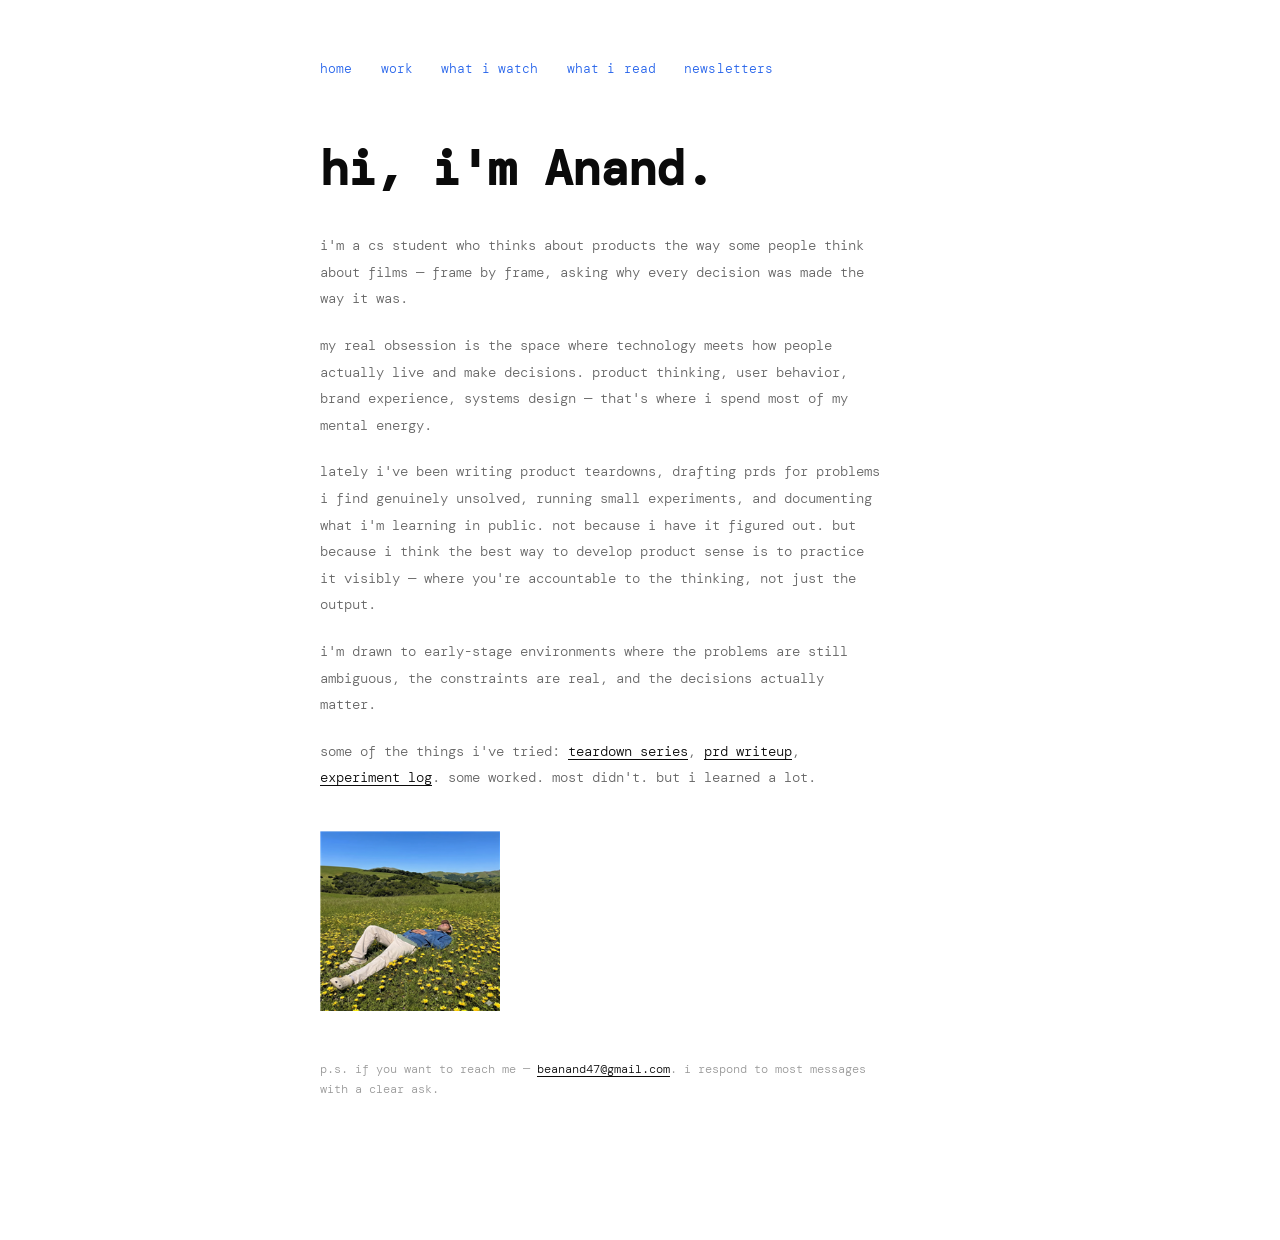
<file: index.html>
<!DOCTYPE html>
<html lang="en">
<head>
  <meta charset="UTF-8">
  <meta name="viewport" content="width=device-width, initial-scale=1.0">
  <title>Anand</title>
  <link rel="icon" href="favicon-32.png" type="image/png">
  <link rel="stylesheet" href="style.css">
</head>
<body>
  <div class="container">

    <nav>
      <a href="index.html" class="active">home</a>
      <a href="work.html">work</a>
      <a href="watch.html">what i watch</a>
      <a href="read.html">what i read</a>
      <a href="newsletters.html">newsletters</a>
    </nav>

    <h1>hi, i'm Anand.</h1>

    <p>i'm a cs student who thinks about products the way some people think about films — frame by frame, asking why every decision was made the way it was.</p>

    <p>my real obsession is the space where technology meets how people actually live and make decisions. product thinking, user behavior, brand experience, systems design — that's where i spend most of my mental energy.</p>

    <p>lately i've been writing product teardowns, drafting prds for problems i find genuinely unsolved, running small experiments, and documenting what i'm learning in public. not because i have it figured out. but because i think the best way to develop product sense is to practice it visibly — where you're accountable to the thinking, not just the output.</p>

    <p>i'm drawn to early-stage environments where the problems are still ambiguous, the constraints are real, and the decisions actually matter.</p>

    <p>some of the things i've tried: <a href="work.html">teardown series</a>, <a href="work.html">prd writeup</a>, <a href="work.html">experiment log</a>. some worked. most didn't. but i learned a lot.</p>

    <img src="profile-small.png" alt="Anand" style="display:block; width:180px; margin-top:40px;">

    <p class="ps">p.s. if you want to reach me — <a href="mailto:beanand47@gmail.com">beanand47@gmail.com</a>. i respond to most messages with a clear ask.</p>

  </div>
</body>
</html>
</file>
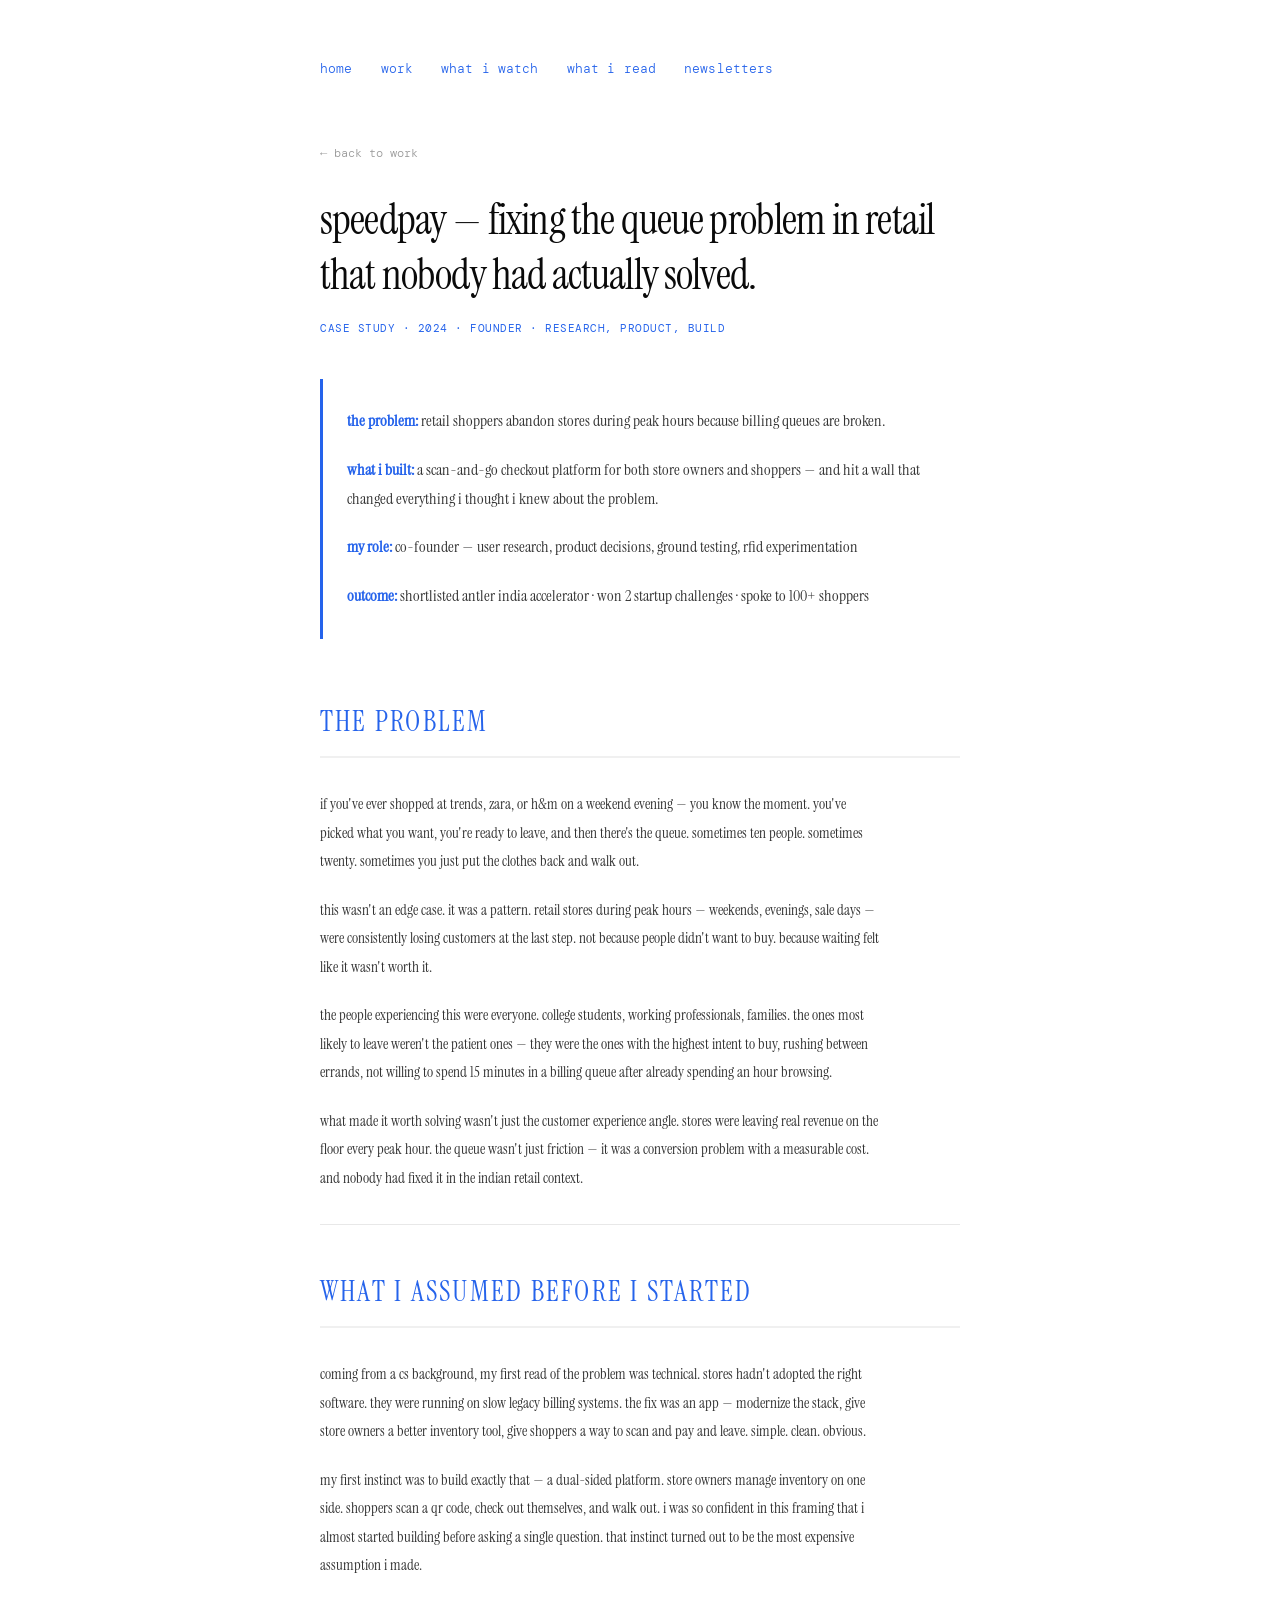
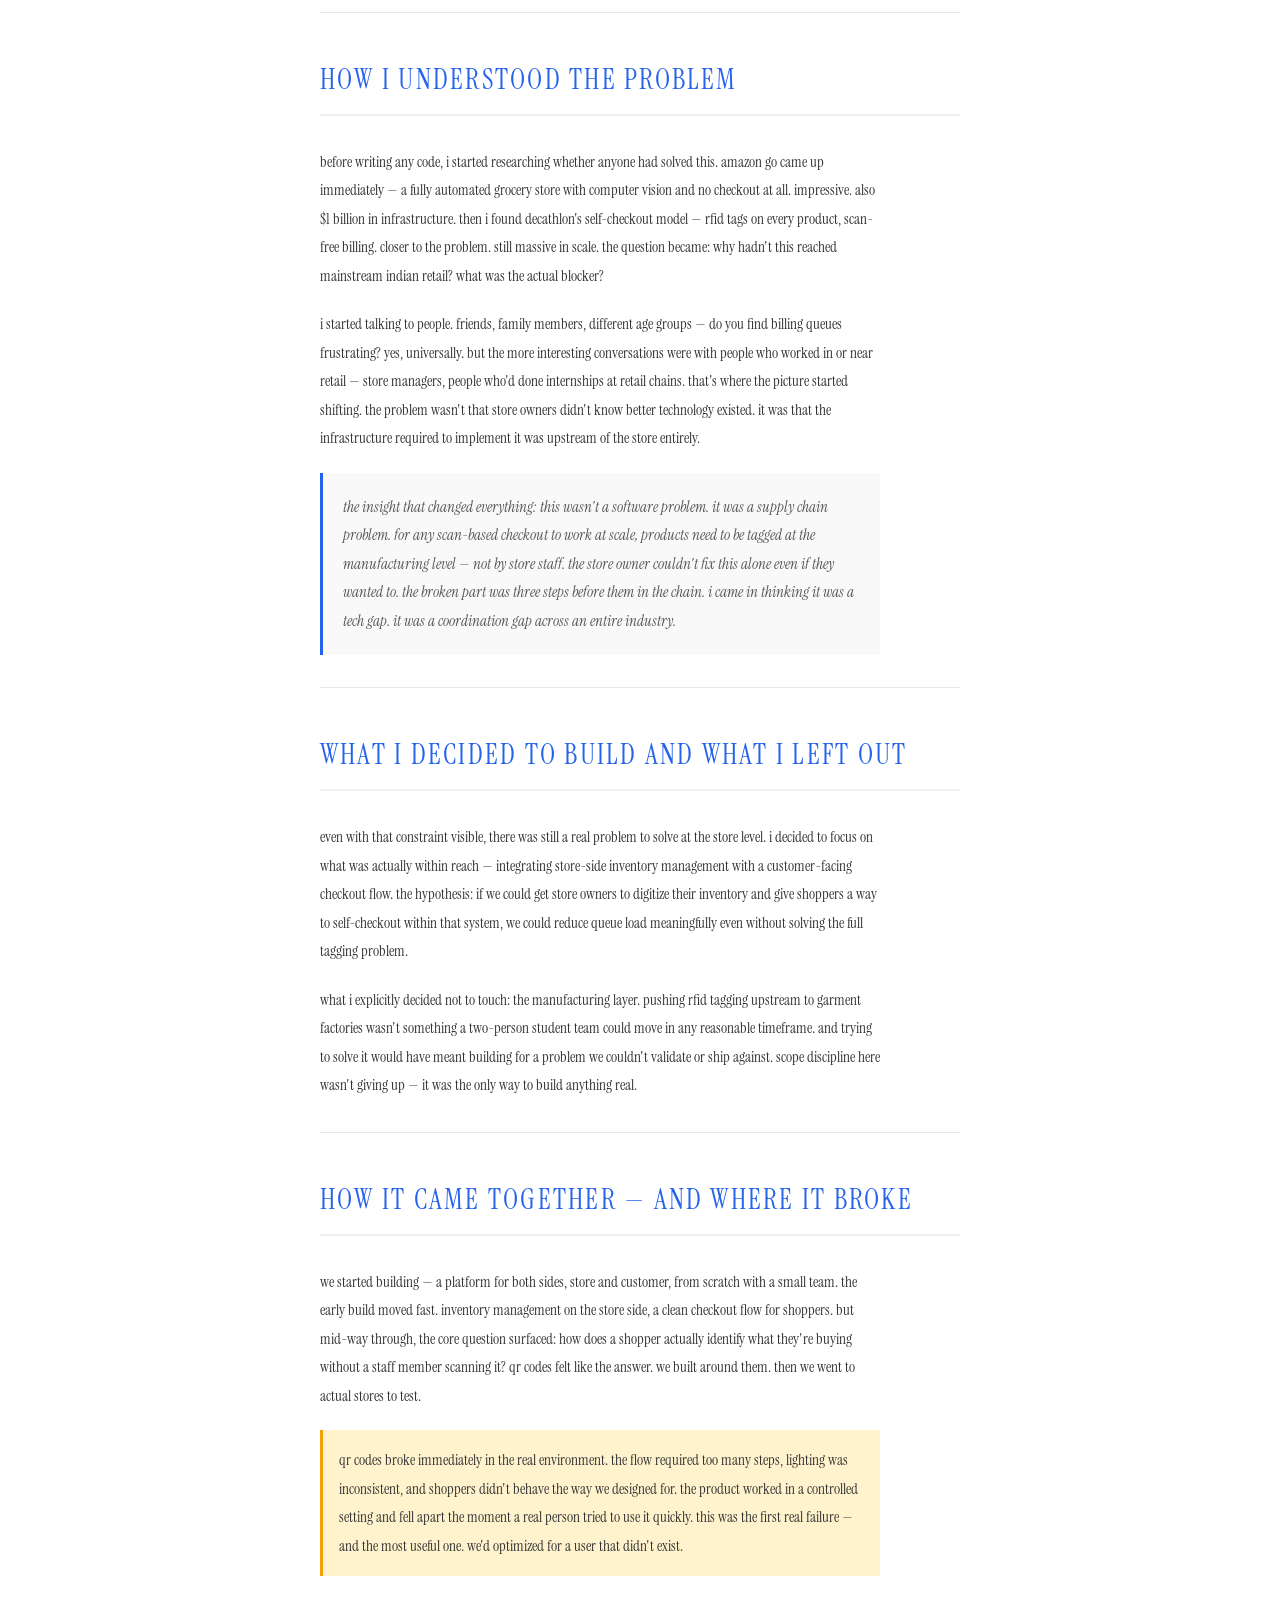
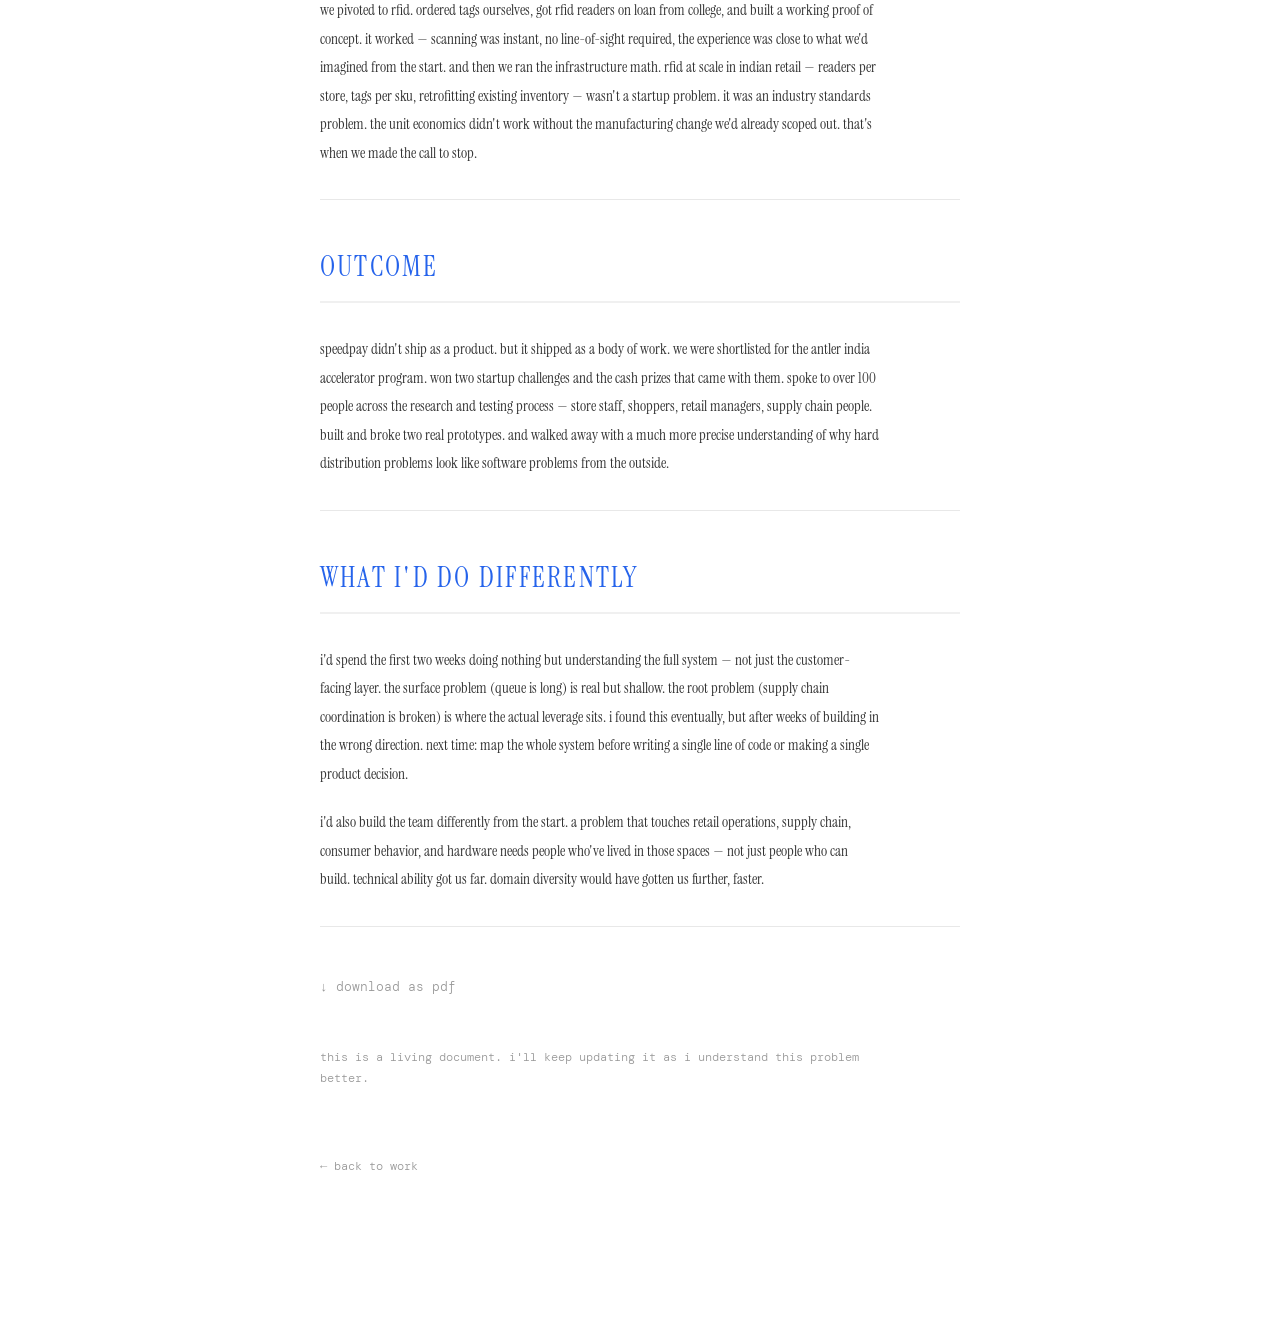
<file: casestudy-speedpay.html>
<!DOCTYPE html>
<html lang="en">
<head>
  <meta charset="utf-8">
  <meta name="viewport" content="width=device-width, initial-scale=1.0">
  <title>speedpay — case study · anand</title>
  <link rel="icon" href="favicon-32.png" type="image/png">
  <link rel="stylesheet" href="style.css">
</head>
<body>
  <div class="container">

    <nav>
      <a href="index.html">home</a>
      <a href="work.html" class="active">work</a>
      <a href="watch.html">what i watch</a>
      <a href="read.html">what i read</a>
      <a href="newsletters.html">newsletters</a>
    </nav>

    <a href="work.html" style="font-size:12px; color:#999; text-decoration:none; display:inline-block; margin-bottom:32px;">← back to work</a>

    <h1 style="font-family:'Instrument Serif', serif; font-weight:400; font-size:42px; line-height:1.3; margin-bottom:16px; color:#0a0a0a;">speedpay — fixing the queue problem in retail that nobody had actually solved.</h1>

    <p style="font-size:11px; color:#2563eb; margin-top:0; margin-bottom:40px; font-family:'DM Mono', monospace; font-weight:400; letter-spacing:0.5px; text-transform:uppercase;">case study · 2024 · founder · research, product, build</p>

    <div style="border-left:3px solid #2563eb; padding:28px 0 28px 24px; margin-bottom:64px; font-family:'Instrument Serif', serif; font-size:16px; line-height:1.8; color:#333; border-top:none; border-right:none; border-bottom:none;">
      <div style="margin-bottom:20px;"><strong style="color:#2563eb;">the problem:</strong> retail shoppers abandon stores during peak hours because billing queues are broken.</div>
      <div style="margin-bottom:20px;"><strong style="color:#2563eb;">what i built:</strong> a scan-and-go checkout platform for both store owners and shoppers — and hit a wall that changed everything i thought i knew about the problem.</div>
      <div style="margin-bottom:20px;"><strong style="color:#2563eb;">my role:</strong> co-founder — user research, product decisions, ground testing, rfid experimentation</div>
      <div><strong style="color:#2563eb;">outcome:</strong> shortlisted antler india accelerator · won 2 startup challenges · spoke to 100+ shoppers</div>
    </div>

    <h2 style="font-family:'Instrument Serif', serif; font-size:28px; font-weight:400; margin-top:48px; margin-bottom:32px; color:#2563eb; border-bottom:2px solid #f0f0f0; padding-bottom:16px;">the problem</h2>

    <p style="font-family:'Instrument Serif', serif; font-size:15px; line-height:1.9; color:#333; margin-bottom:20px;">if you've ever shopped at trends, zara, or h&m on a weekend evening — you know the moment. you've picked what you want, you're ready to leave, and then there's the queue. sometimes ten people. sometimes twenty. sometimes you just put the clothes back and walk out.</p>

    <p style="font-family:'Instrument Serif', serif; font-size:15px; line-height:1.9; color:#333; margin-bottom:20px;">this wasn't an edge case. it was a pattern. retail stores during peak hours — weekends, evenings, sale days — were consistently losing customers at the last step. not because people didn't want to buy. because waiting felt like it wasn't worth it.</p>

    <p style="font-family:'Instrument Serif', serif; font-size:15px; line-height:1.9; color:#333; margin-bottom:20px;">the people experiencing this were everyone. college students, working professionals, families. the ones most likely to leave weren't the patient ones — they were the ones with the highest intent to buy, rushing between errands, not willing to spend 15 minutes in a billing queue after already spending an hour browsing.</p>

    <p style="font-family:'Instrument Serif', serif; font-size:15px; line-height:1.9; color:#333; margin-bottom:20px;">what made it worth solving wasn't just the customer experience angle. stores were leaving real revenue on the floor every peak hour. the queue wasn't just friction — it was a conversion problem with a measurable cost. and nobody had fixed it in the indian retail context.</p>

    <hr>

    <h2 style="font-family:'Instrument Serif', serif; font-size:28px; font-weight:400; margin-top:48px; margin-bottom:32px; color:#2563eb; border-bottom:2px solid #f0f0f0; padding-bottom:16px;">what i assumed before i started</h2>

    <p style="font-family:'Instrument Serif', serif; font-size:15px; line-height:1.9; color:#333; margin-bottom:20px;">coming from a cs background, my first read of the problem was technical. stores hadn't adopted the right software. they were running on slow legacy billing systems. the fix was an app — modernize the stack, give store owners a better inventory tool, give shoppers a way to scan and pay and leave. simple. clean. obvious.</p>

    <p style="font-family:'Instrument Serif', serif; font-size:15px; line-height:1.9; color:#333; margin-bottom:20px;">my first instinct was to build exactly that — a dual-sided platform. store owners manage inventory on one side. shoppers scan a qr code, check out themselves, and walk out. i was so confident in this framing that i almost started building before asking a single question. that instinct turned out to be the most expensive assumption i made.</p>

    <hr>

    <h2 style="font-family:'Instrument Serif', serif; font-size:28px; font-weight:400; margin-top:48px; margin-bottom:32px; color:#2563eb; border-bottom:2px solid #f0f0f0; padding-bottom:16px;">how i understood the problem</h2>

    <p style="font-family:'Instrument Serif', serif; font-size:15px; line-height:1.9; color:#333; margin-bottom:20px;">before writing any code, i started researching whether anyone had solved this. amazon go came up immediately — a fully automated grocery store with computer vision and no checkout at all. impressive. also $1 billion in infrastructure. then i found decathlon's self-checkout model — rfid tags on every product, scan-free billing. closer to the problem. still massive in scale. the question became: why hadn't this reached mainstream indian retail? what was the actual blocker?</p>

    <p style="font-family:'Instrument Serif', serif; font-size:15px; line-height:1.9; color:#333; margin-bottom:20px;">i started talking to people. friends, family members, different age groups — do you find billing queues frustrating? yes, universally. but the more interesting conversations were with people who worked in or near retail — store managers, people who'd done internships at retail chains. that's where the picture started shifting. the problem wasn't that store owners didn't know better technology existed. it was that the infrastructure required to implement it was upstream of the store entirely.</p>

    <p style="font-family:'Instrument Serif', serif; font-size:15px; line-height:1.9; color:#333; margin-bottom:20px; font-style:italic; background:#f9f9f9; padding:20px; border-left:3px solid #2563eb; color:#555;">the insight that changed everything: this wasn't a software problem. it was a supply chain problem. for any scan-based checkout to work at scale, products need to be tagged at the manufacturing level — not by store staff. the store owner couldn't fix this alone even if they wanted to. the broken part was three steps before them in the chain. i came in thinking it was a tech gap. it was a coordination gap across an entire industry.</p>

    <hr>

    <h2 style="font-family:'Instrument Serif', serif; font-size:28px; font-weight:400; margin-top:48px; margin-bottom:32px; color:#2563eb; border-bottom:2px solid #f0f0f0; padding-bottom:16px;">what i decided to build and what i left out</h2>

    <p style="font-family:'Instrument Serif', serif; font-size:15px; line-height:1.9; color:#333; margin-bottom:20px;">even with that constraint visible, there was still a real problem to solve at the store level. i decided to focus on what was actually within reach — integrating store-side inventory management with a customer-facing checkout flow. the hypothesis: if we could get store owners to digitize their inventory and give shoppers a way to self-checkout within that system, we could reduce queue load meaningfully even without solving the full tagging problem.</p>

    <p style="font-family:'Instrument Serif', serif; font-size:15px; line-height:1.9; color:#333; margin-bottom:20px;">what i explicitly decided not to touch: the manufacturing layer. pushing rfid tagging upstream to garment factories wasn't something a two-person student team could move in any reasonable timeframe. and trying to solve it would have meant building for a problem we couldn't validate or ship against. scope discipline here wasn't giving up — it was the only way to build anything real.</p>

    <hr>

    <h2 style="font-family:'Instrument Serif', serif; font-size:28px; font-weight:400; margin-top:48px; margin-bottom:32px; color:#2563eb; border-bottom:2px solid #f0f0f0; padding-bottom:16px;">how it came together — and where it broke</h2>

    <p style="font-family:'Instrument Serif', serif; font-size:15px; line-height:1.9; color:#333; margin-bottom:20px;">we started building — a platform for both sides, store and customer, from scratch with a small team. the early build moved fast. inventory management on the store side, a clean checkout flow for shoppers. but mid-way through, the core question surfaced: how does a shopper actually identify what they're buying without a staff member scanning it? qr codes felt like the answer. we built around them. then we went to actual stores to test.</p>

    <p style="font-family:'Instrument Serif', serif; font-size:15px; line-height:1.9; color:#333; margin-bottom:20px; background:#fff3cd; padding:16px; border-left:3px solid #f59e0b;">qr codes broke immediately in the real environment. the flow required too many steps, lighting was inconsistent, and shoppers didn't behave the way we designed for. the product worked in a controlled setting and fell apart the moment a real person tried to use it quickly. this was the first real failure — and the most useful one. we'd optimized for a user that didn't exist.</p>

    <!-- <img src="qr-flow.jpg" alt="qr checkout flow test" style="width:100%; margin:32px 0; border-radius:4px; box-shadow:0 2px 8px rgba(0,0,0,0.1);"> -->
    <!-- <img src="rfid-test.jpg" alt="rfid prototype testing" style="width:100%; margin:32px 0; border-radius:4px; box-shadow:0 2px 8px rgba(0,0,0,0.1);"> -->

    <p style="font-family:'Instrument Serif', serif; font-size:15px; line-height:1.9; color:#333; margin-bottom:20px;">we pivoted to rfid. ordered tags ourselves, got rfid readers on loan from college, and built a working proof of concept. it worked — scanning was instant, no line-of-sight required, the experience was close to what we'd imagined from the start. and then we ran the infrastructure math. rfid at scale in indian retail — readers per store, tags per sku, retrofitting existing inventory — wasn't a startup problem. it was an industry standards problem. the unit economics didn't work without the manufacturing change we'd already scoped out. that's when we made the call to stop.</p>

    <hr>

    <h2 style="font-family:'Instrument Serif', serif; font-size:28px; font-weight:400; margin-top:48px; margin-bottom:32px; color:#2563eb; border-bottom:2px solid #f0f0f0; padding-bottom:16px;">outcome</h2>

    <p style="font-family:'Instrument Serif', serif; font-size:15px; line-height:1.9; color:#333; margin-bottom:20px;">speedpay didn't ship as a product. but it shipped as a body of work. we were shortlisted for the antler india accelerator program. won two startup challenges and the cash prizes that came with them. spoke to over 100 people across the research and testing process — store staff, shoppers, retail managers, supply chain people. built and broke two real prototypes. and walked away with a much more precise understanding of why hard distribution problems look like software problems from the outside.</p>

    <hr>

    <h2 style="font-family:'Instrument Serif', serif; font-size:28px; font-weight:400; margin-top:48px; margin-bottom:32px; color:#2563eb; border-bottom:2px solid #f0f0f0; padding-bottom:16px;">what i'd do differently</h2>

    <p style="font-family:'Instrument Serif', serif; font-size:15px; line-height:1.9; color:#333; margin-bottom:20px;">i'd spend the first two weeks doing nothing but understanding the full system — not just the customer-facing layer. the surface problem (queue is long) is real but shallow. the root problem (supply chain coordination is broken) is where the actual leverage sits. i found this eventually, but after weeks of building in the wrong direction. next time: map the whole system before writing a single line of code or making a single product decision.</p>

    <p style="font-family:'Instrument Serif', serif; font-size:15px; line-height:1.9; color:#333; margin-bottom:20px;">i'd also build the team differently from the start. a problem that touches retail operations, supply chain, consumer behavior, and hardware needs people who've lived in those spaces — not just people who can build. technical ability got us far. domain diversity would have gotten us further, faster.</p>

    <hr>

    <p style="margin-top:48px; font-family:'DM Mono', monospace; font-weight:300; font-size:13px;"><a href="casestudy-speedpay.pdf" style="color:#999; text-decoration:none;">↓ download as pdf</a></p>

    <p class="ps">this is a living document. i'll keep updating it as i understand this problem better.</p>

    <p style="margin-top:64px;"><a href="work.html" style="font-size:12px; color:#999; text-decoration:none;">← back to work</a></p>

  </div>
</body>
</html>
</file>
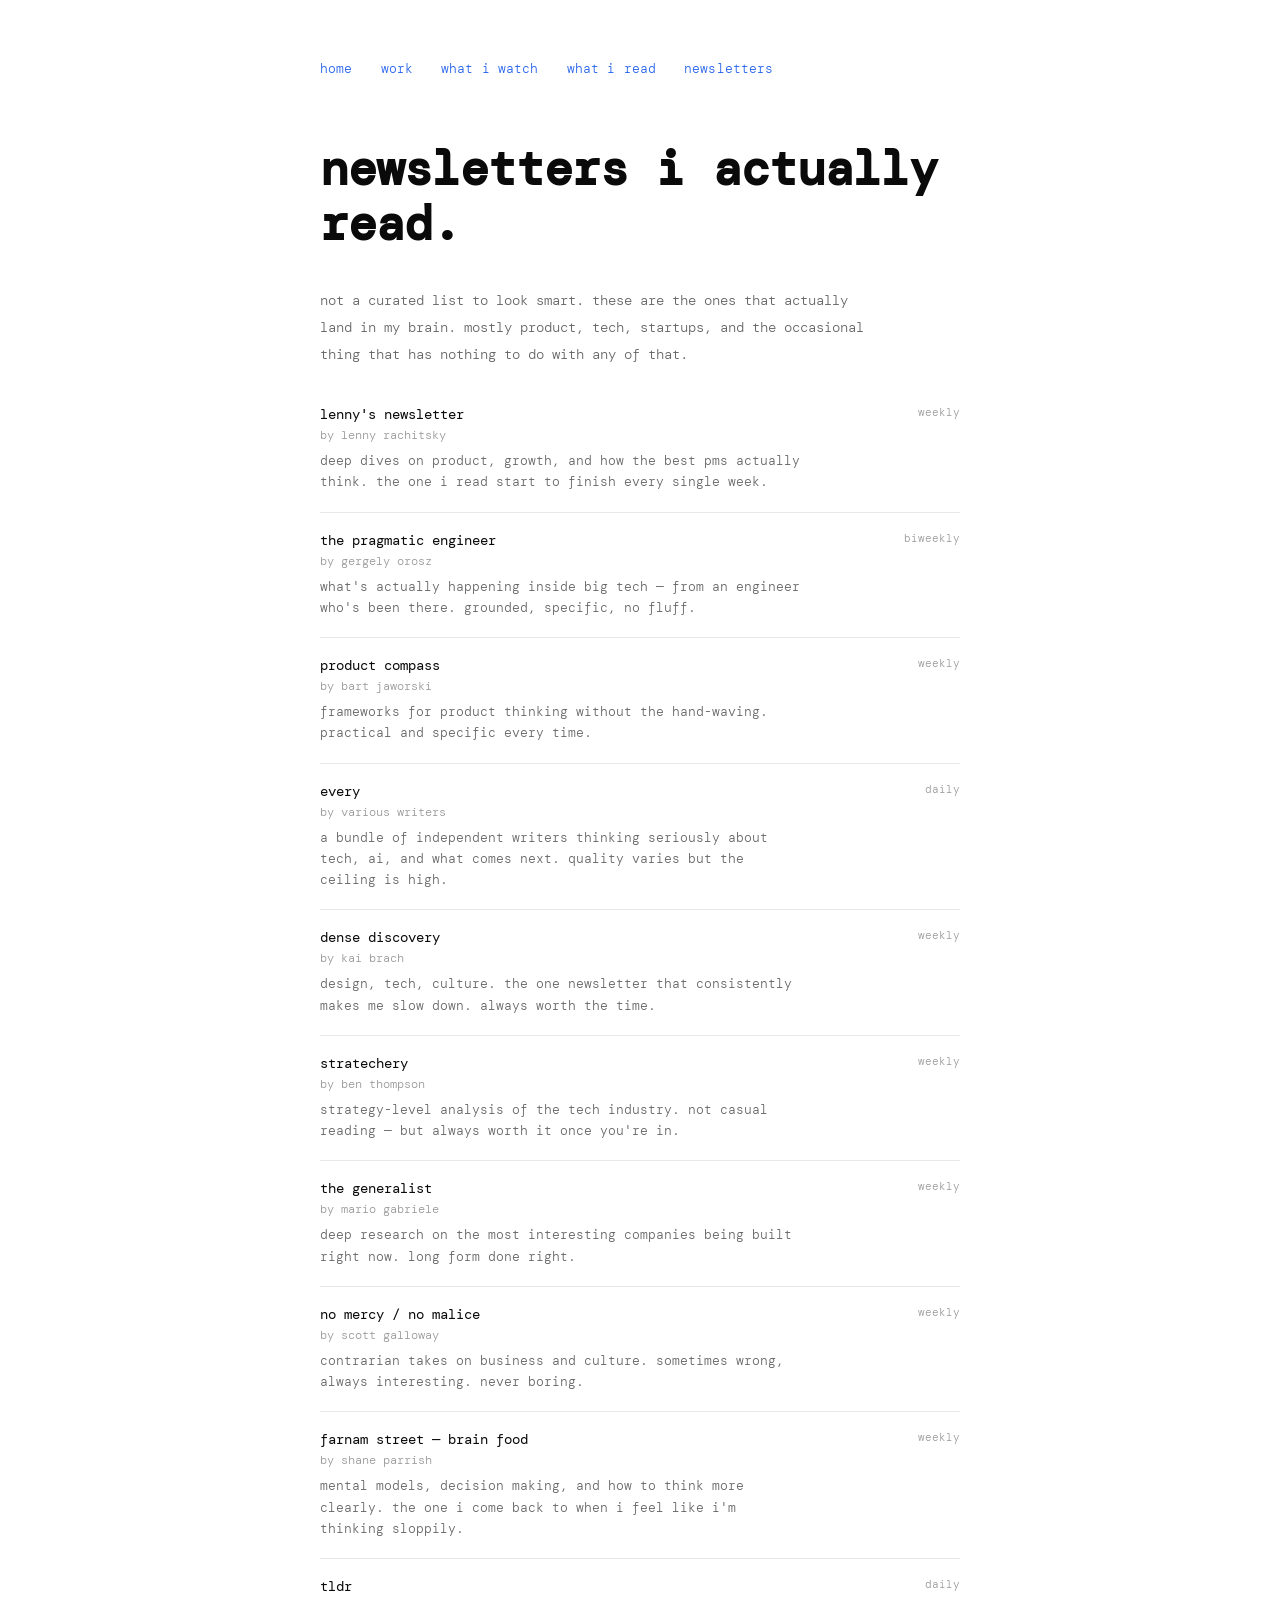
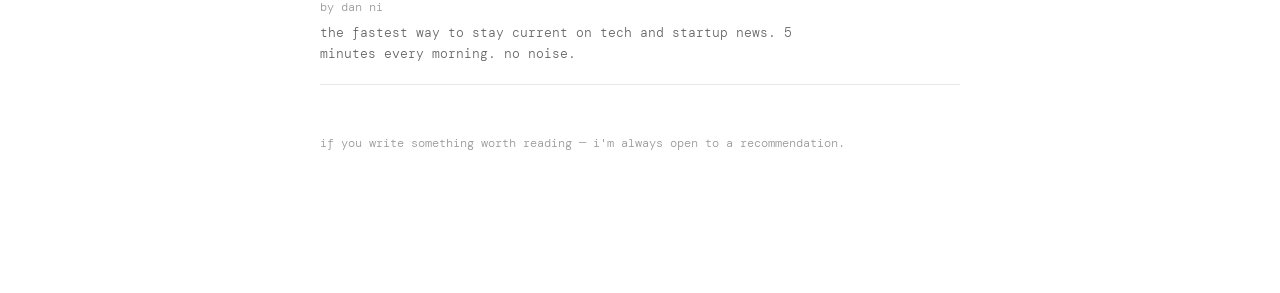
<file: newsletters.html>
<!DOCTYPE html>
<html lang="en">
<head>
  <meta charset="utf-8">
  <meta name="viewport" content="width=device-width, initial-scale=1.0">
  <title>Anand</title>
  <link rel="icon" href="favicon-32.png" type="image/png">
  <link rel="stylesheet" href="style.css">
</head>
<body>
  <div class="container">

    <nav>
      <a href="index.html">home</a>
      <a href="work.html">work</a>
      <a href="watch.html">what i watch</a>
      <a href="read.html">what i read</a>
      <a href="newsletters.html" class="active">newsletters</a>
    </nav>

    <h1>newsletters i actually read.</h1>

    <p>not a curated list to look smart. these are the ones that actually land in my brain. mostly product, tech, startups, and the occasional thing that has nothing to do with any of that.</p>

    <div class="newsletter-item">
      <a href="https://www.lennysnewsletter.com" target="_blank" class="newsletter-name">lenny's newsletter</a>
      <span class="newsletter-freq">weekly</span>
      <div class="newsletter-by">by lenny rachitsky</div>
      <div class="newsletter-desc">deep dives on product, growth, and how the best pms actually think. the one i read start to finish every single week.</div>
    </div>

    <div class="newsletter-item">
      <a href="https://www.pragmaticengineer.com" target="_blank" class="newsletter-name">the pragmatic engineer</a>
      <span class="newsletter-freq">biweekly</span>
      <div class="newsletter-by">by gergely orosz</div>
      <div class="newsletter-desc">what's actually happening inside big tech — from an engineer who's been there. grounded, specific, no fluff.</div>
    </div>

    <div class="newsletter-item">
      <a href="https://www.productcompass.pm" target="_blank" class="newsletter-name">product compass</a>
      <span class="newsletter-freq">weekly</span>
      <div class="newsletter-by">by bart jaworski</div>
      <div class="newsletter-desc">frameworks for product thinking without the hand-waving. practical and specific every time.</div>
    </div>

    <div class="newsletter-item">
      <a href="https://every.to" target="_blank" class="newsletter-name">every</a>
      <span class="newsletter-freq">daily</span>
      <div class="newsletter-by">by various writers</div>
      <div class="newsletter-desc">a bundle of independent writers thinking seriously about tech, ai, and what comes next. quality varies but the ceiling is high.</div>
    </div>

    <div class="newsletter-item">
      <a href="https://www.densediscovery.com" target="_blank" class="newsletter-name">dense discovery</a>
      <span class="newsletter-freq">weekly</span>
      <div class="newsletter-by">by kai brach</div>
      <div class="newsletter-desc">design, tech, culture. the one newsletter that consistently makes me slow down. always worth the time.</div>
    </div>

    <div class="newsletter-item">
      <a href="https://stratechery.com" target="_blank" class="newsletter-name">stratechery</a>
      <span class="newsletter-freq">weekly</span>
      <div class="newsletter-by">by ben thompson</div>
      <div class="newsletter-desc">strategy-level analysis of the tech industry. not casual reading — but always worth it once you're in.</div>
    </div>

    <div class="newsletter-item">
      <a href="https://www.readthegeneralist.com" target="_blank" class="newsletter-name">the generalist</a>
      <span class="newsletter-freq">weekly</span>
      <div class="newsletter-by">by mario gabriele</div>
      <div class="newsletter-desc">deep research on the most interesting companies being built right now. long form done right.</div>
    </div>

    <div class="newsletter-item">
      <a href="https://www.profgalloway.com" target="_blank" class="newsletter-name">no mercy / no malice</a>
      <span class="newsletter-freq">weekly</span>
      <div class="newsletter-by">by scott galloway</div>
      <div class="newsletter-desc">contrarian takes on business and culture. sometimes wrong, always interesting. never boring.</div>
    </div>

    <div class="newsletter-item">
      <a href="https://fs.blog/newsletter" target="_blank" class="newsletter-name">farnam street — brain food</a>
      <span class="newsletter-freq">weekly</span>
      <div class="newsletter-by">by shane parrish</div>
      <div class="newsletter-desc">mental models, decision making, and how to think more clearly. the one i come back to when i feel like i'm thinking sloppily.</div>
    </div>

    <div class="newsletter-item">
      <a href="https://tldr.tech" target="_blank" class="newsletter-name">tldr</a>
      <span class="newsletter-freq">daily</span>
      <div class="newsletter-by">by dan ni</div>
      <div class="newsletter-desc">the fastest way to stay current on tech and startup news. 5 minutes every morning. no noise.</div>
    </div>

    <p class="ps">if you write something worth reading — i'm always open to a recommendation.</p>

  </div>
</body>
</html>
</file>
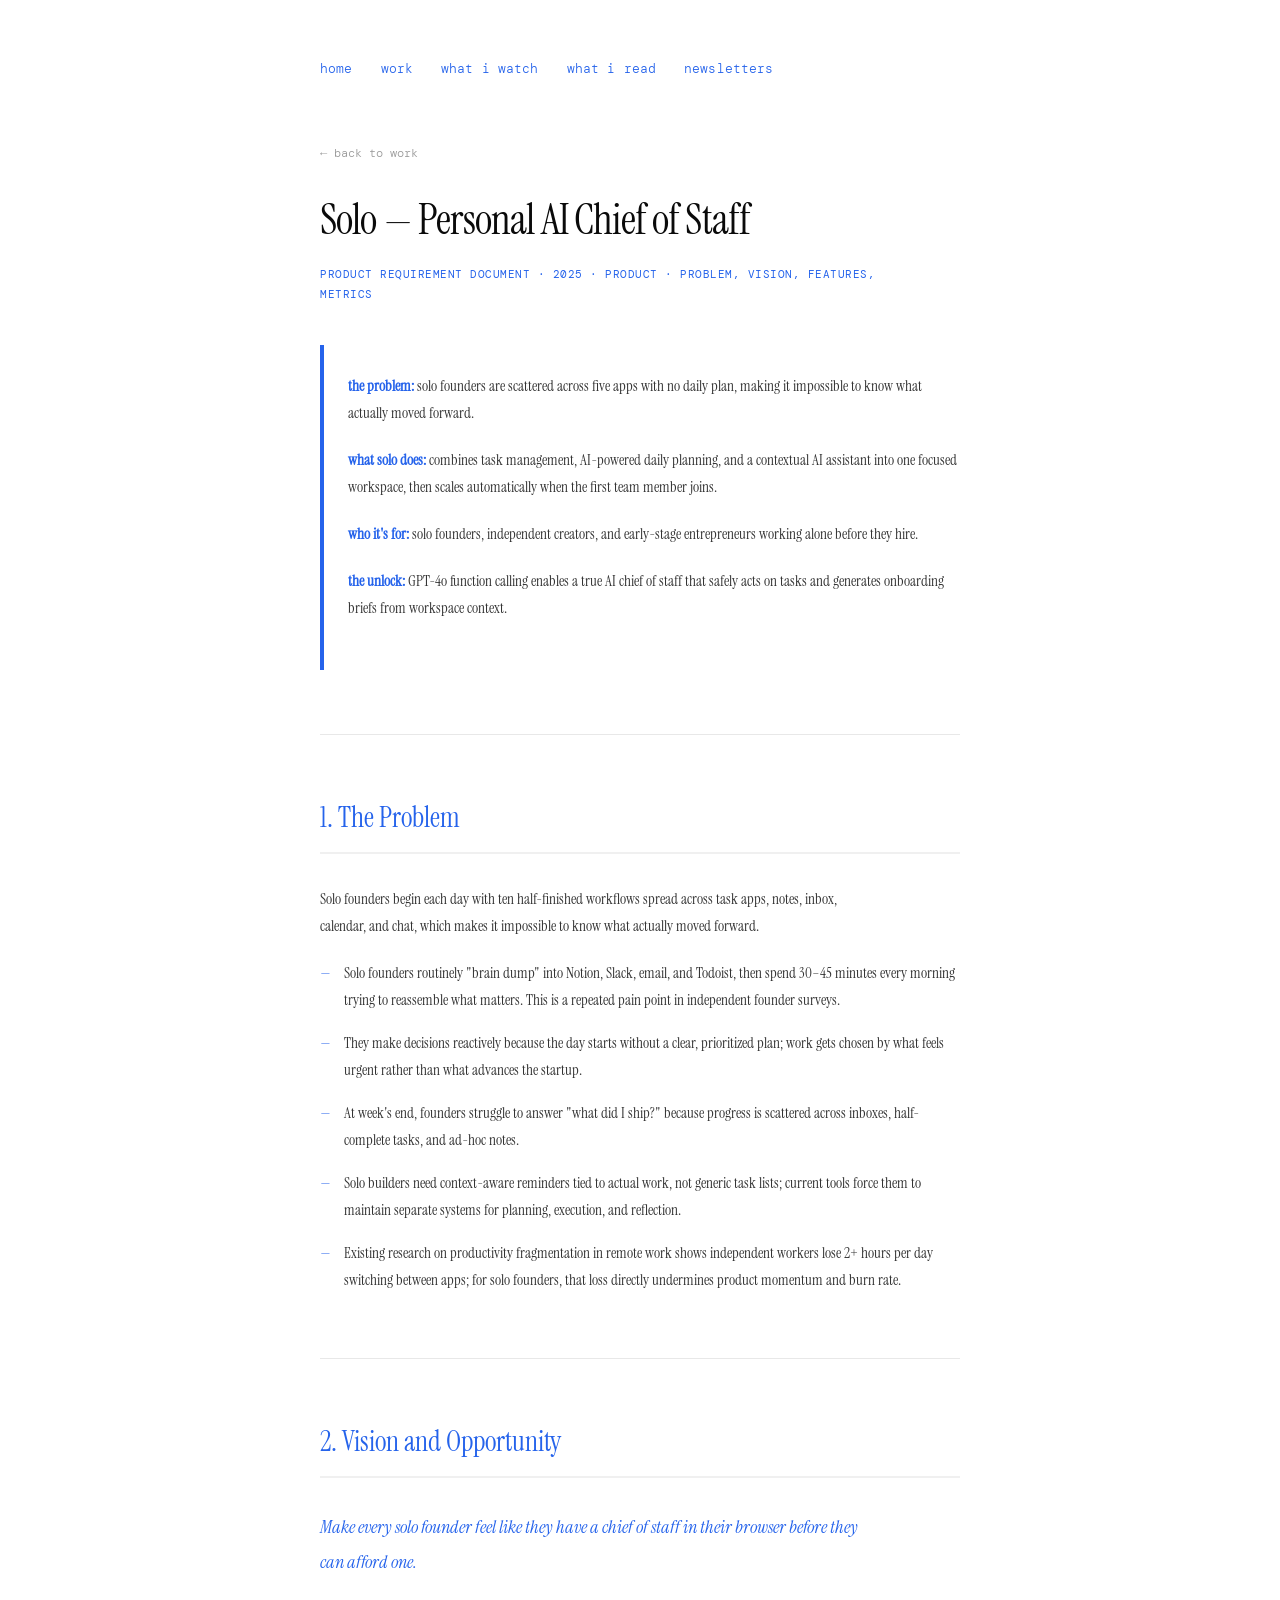
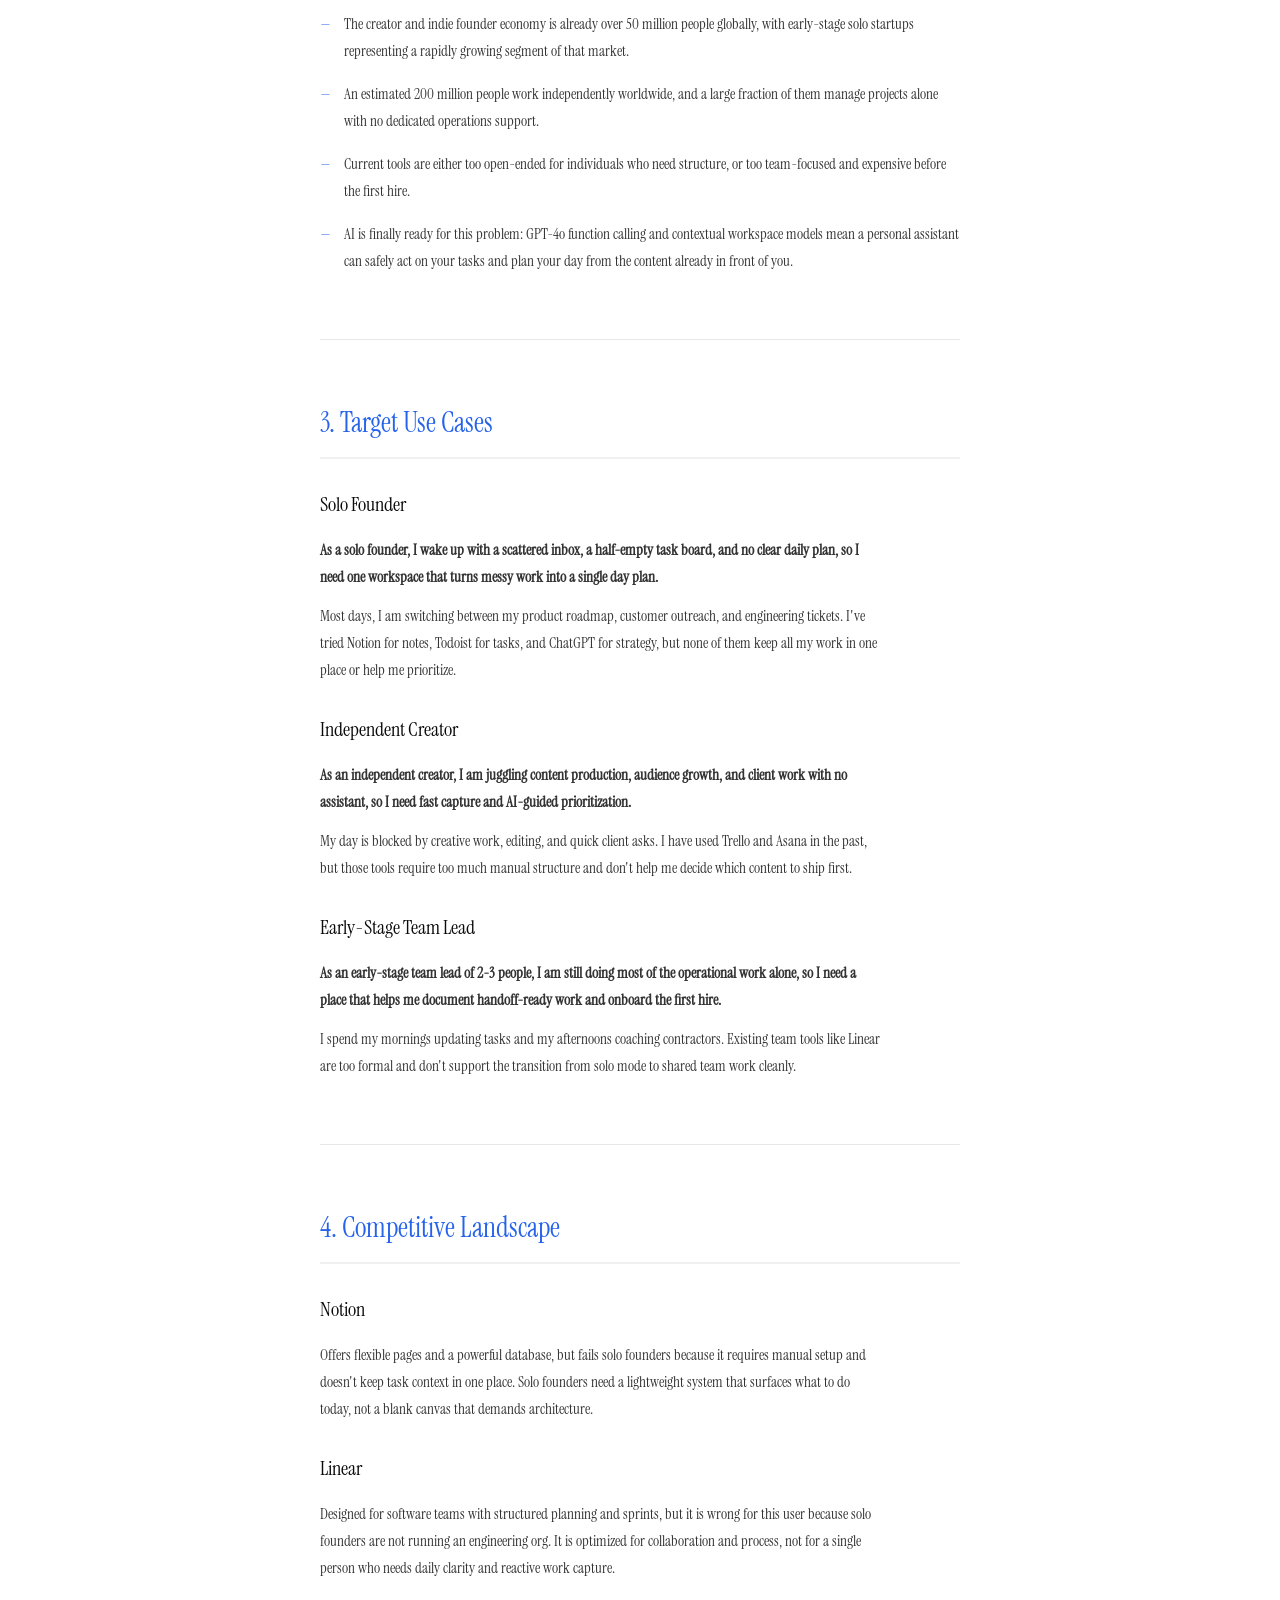
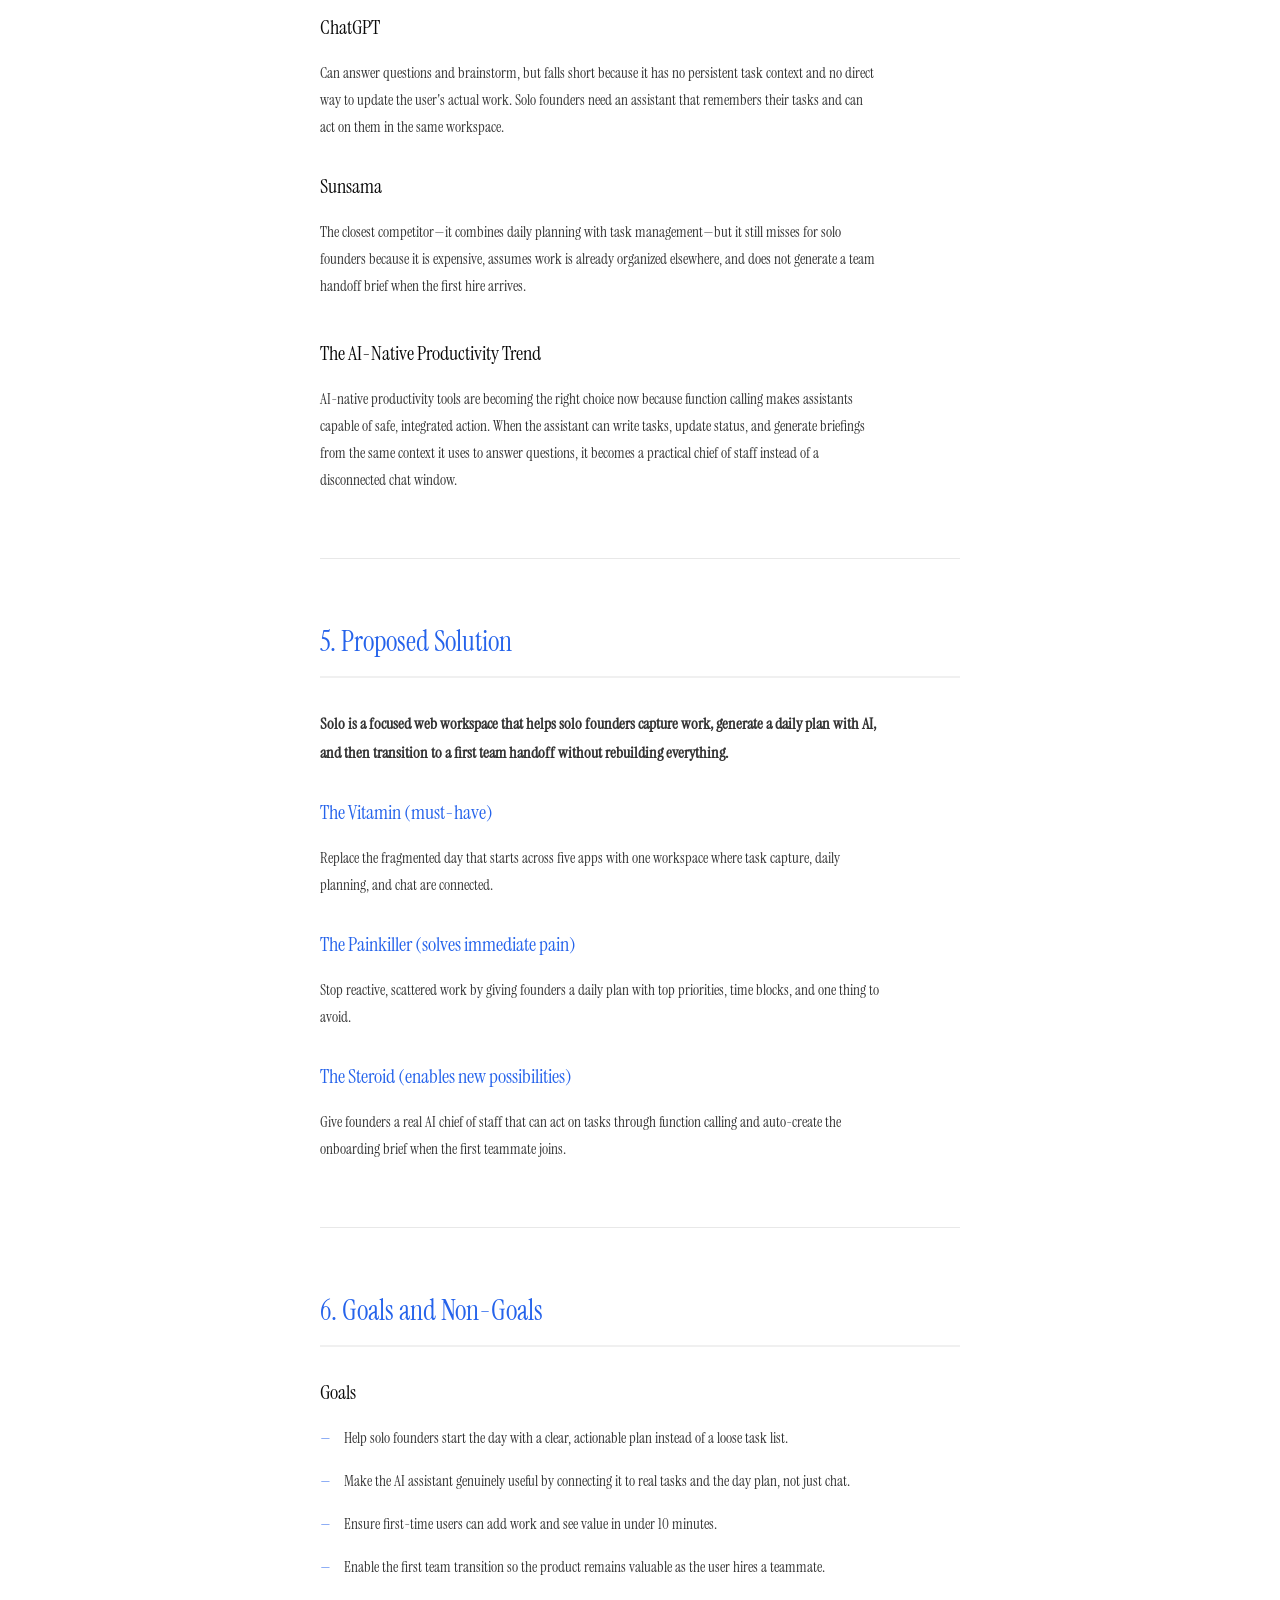
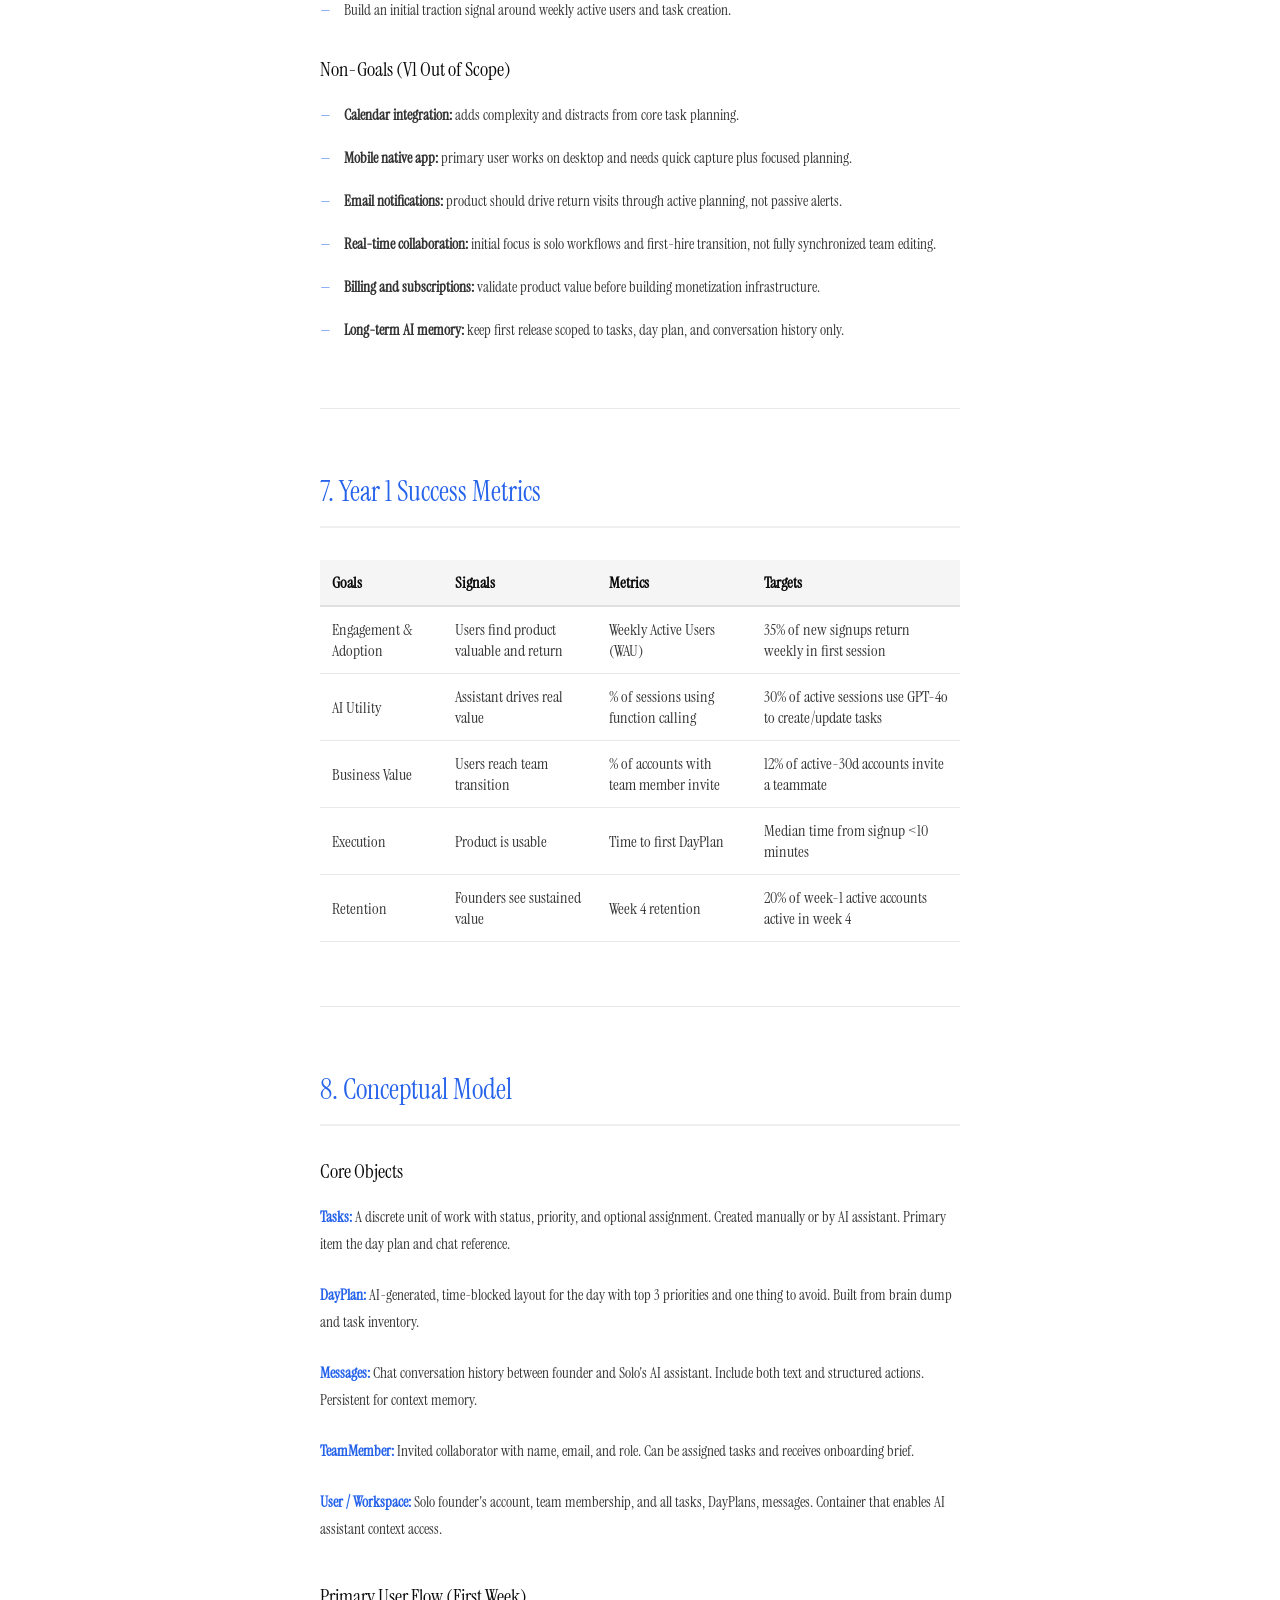
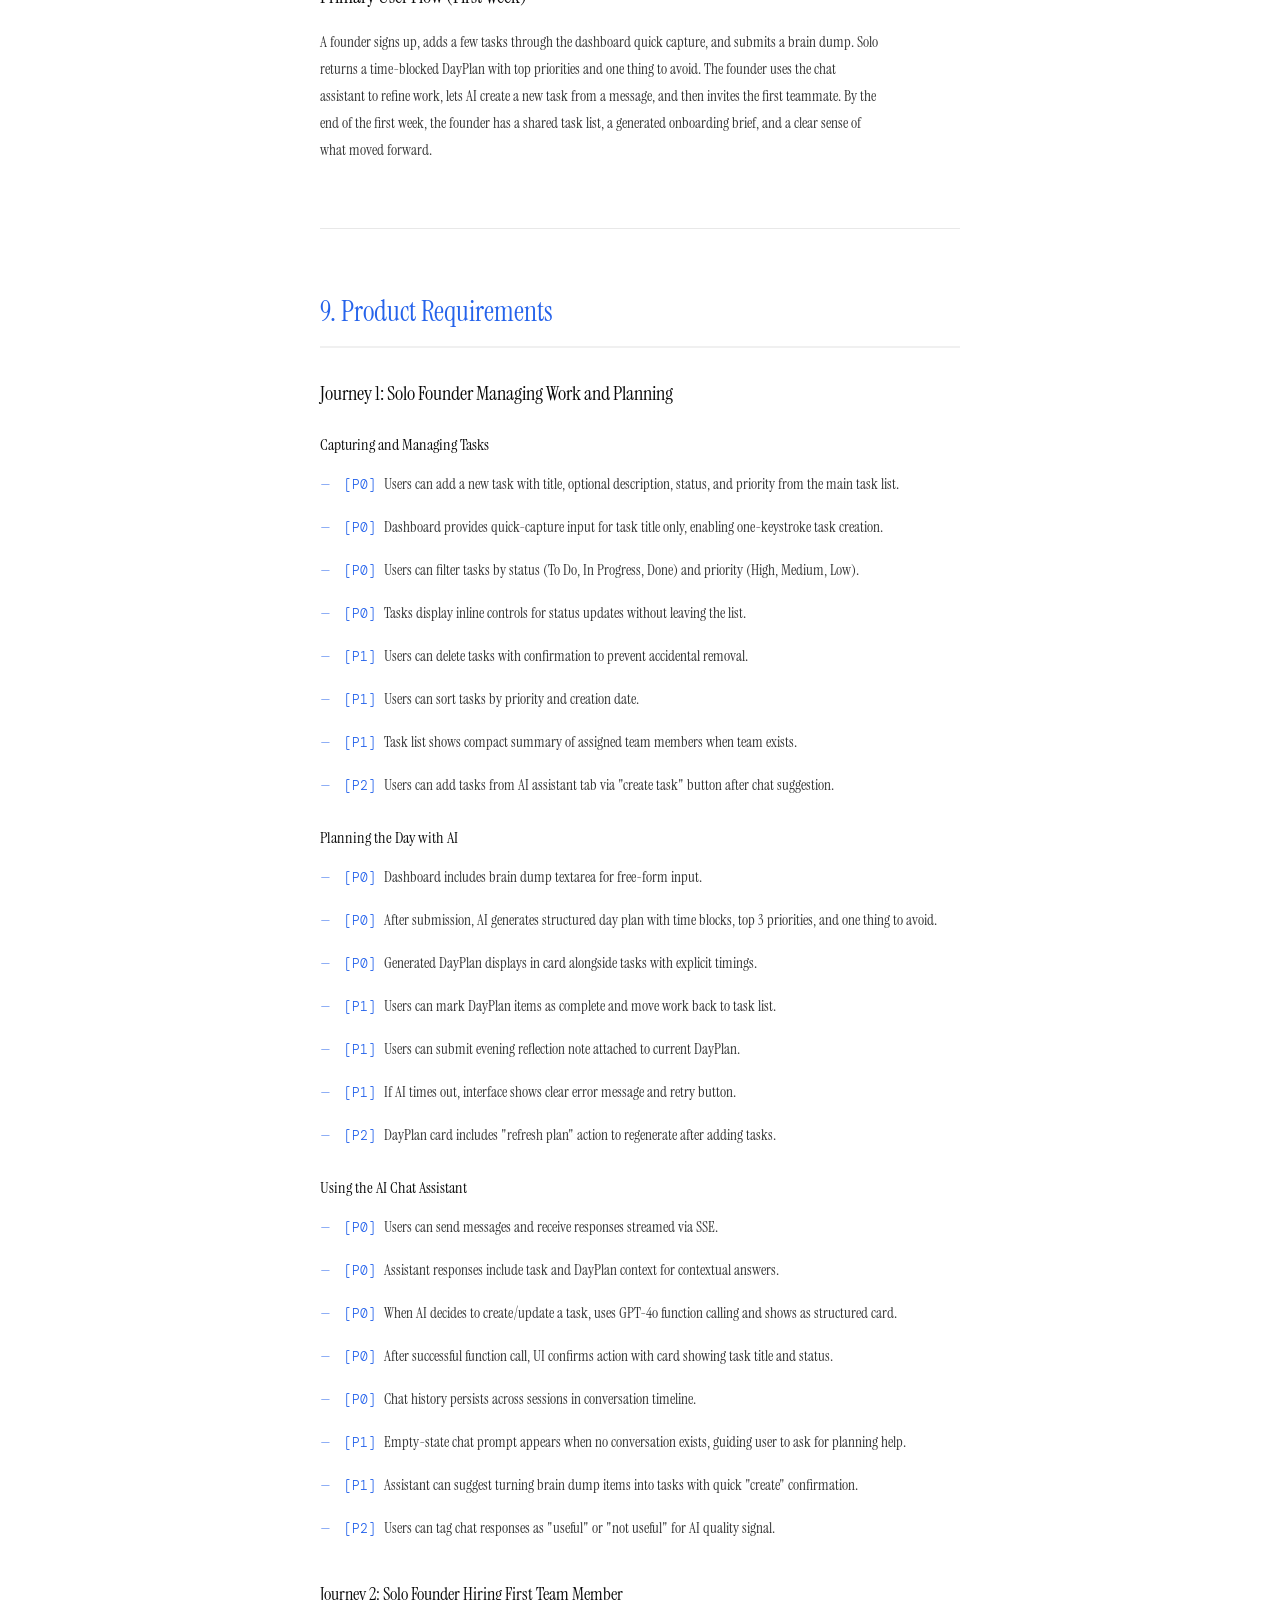
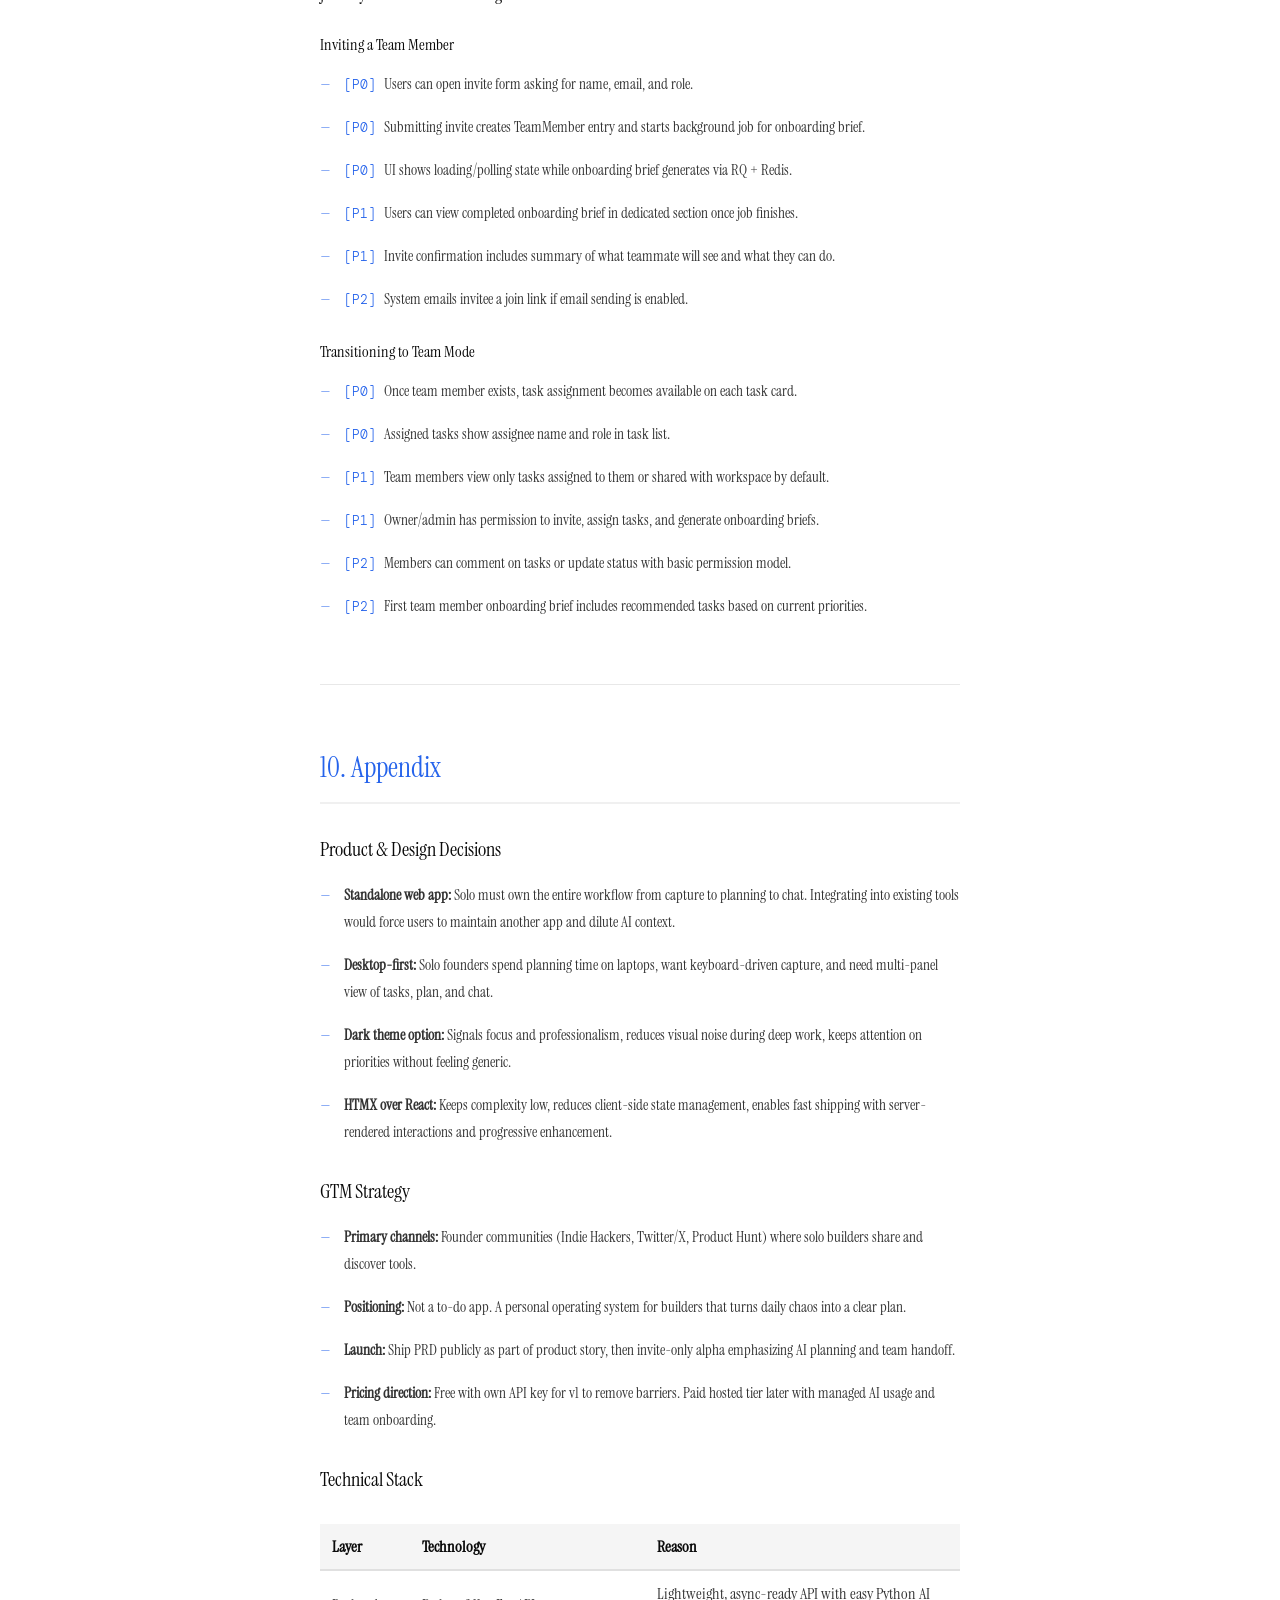
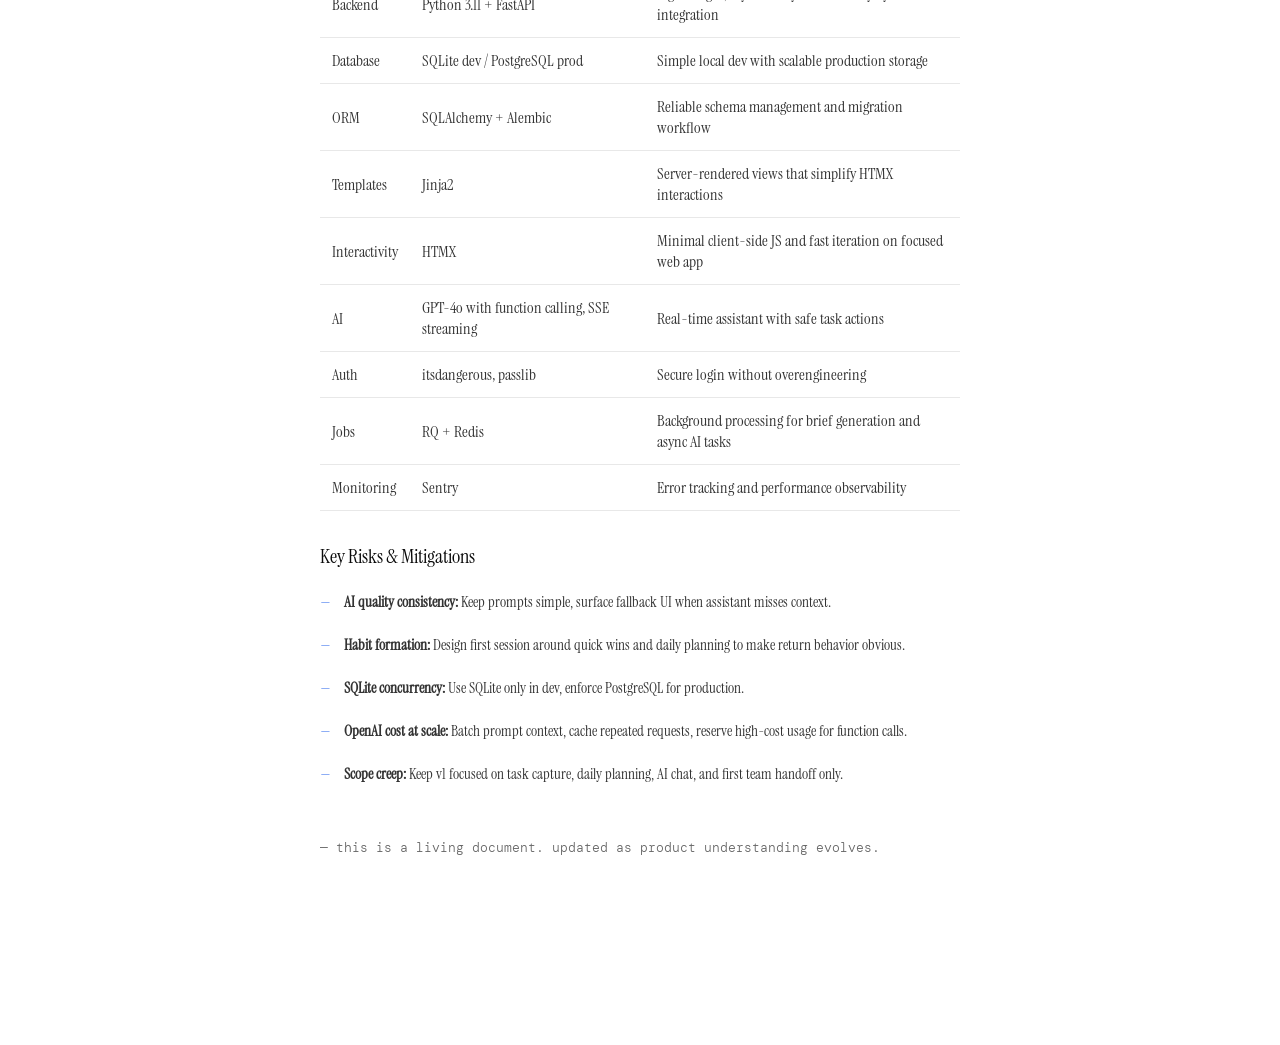
<file: prd-solo.html>
<!DOCTYPE html>
<html lang="en">
<head>
  <meta charset="utf-8">
  <meta name="viewport" content="width=device-width, initial-scale=1.0">
  <title>Solo PRD — personal AI chief of staff</title>
  <link rel="icon" href="favicon-32.png" type="image/png">
  <link rel="stylesheet" href="style.css">
  <style>
    .prd-section { margin: 64px 0; }
    .prd-section h2 { font-family:'Instrument Serif', serif; font-size:28px; font-weight:400; margin-bottom:32px; color:#2563eb; border-bottom:2px solid #f0f0f0; padding-bottom:16px; text-transform:none; letter-spacing:normal; }
    .prd-section h3 { font-family:'Instrument Serif', serif; font-size:20px; font-weight:400; margin-top:32px; margin-bottom:20px; color:#0a0a0a; }
    .prd-meta { font-size:11px; color:#2563eb; margin-top:0; margin-bottom:40px; font-family:'DM Mono', monospace; font-weight:400; letter-spacing:0.5px; text-transform:uppercase; }
    .prd-callout { border-left:4px solid #2563eb; padding:28px 0 28px 24px; margin-bottom:64px; background:transparent; }
    .prd-callout div { margin-bottom:20px; font-family:'Instrument Serif', serif; font-size:15px; line-height:1.8; color:#333; }
    .prd-callout strong { color:#2563eb; }
    .prd-list { list-style:none; padding:0; }
    .prd-list li { font-family:'Instrument Serif', serif; font-size:15px; line-height:1.8; color:#333; margin-bottom:16px; padding-left:24px; position:relative; }
    .prd-list li:before { content:"—"; position:absolute; left:0; color:#2563eb; }
    .prd-list.no-bullets li { padding-left:0; }
    .prd-list.no-bullets li:before { display:none; }
    .prd-table { width:100%; margin:32px 0; border-collapse:collapse; font-family:'Instrument Serif', serif; }
    .prd-table thead { background:#f5f5f5; }
    .prd-table th { padding:12px; text-align:left; font-weight:600; color:#0a0a0a; border-bottom:2px solid #e0e0e0; }
    .prd-table td { padding:12px; border-bottom:1px solid #e8e8e8; color:#333; }
    .prd-table tr:hover { background:#fafbfc; }
    .prd-requirement { font-family:'DM Mono', monospace; font-size:13px; font-weight:300; color:#2563eb; margin-right:8px; }
    .prd-body { font-family:'Instrument Serif', serif; font-size:15px; line-height:1.8; color:#333; margin-bottom:20px; }
    .back-link { font-size:12px; color:#999; text-decoration:none; display:inline-block; margin-bottom:32px; transition:color 0.15s; }
    .back-link:hover { color:#2563eb; }
    .vision { font-family:'Instrument Serif', serif; font-size:18px; font-weight:400; font-style:italic; color:#2563eb; margin-bottom:32px; }
  </style>
</head>
<body>
  <div class="container">
    <nav>
      <a href="index.html">home</a>
      <a href="work.html" class="active">work</a>
      <a href="watch.html">what i watch</a>
      <a href="read.html">what i read</a>
      <a href="newsletters.html">newsletters</a>
    </nav>

    <a href="work.html" class="back-link">← back to work</a>

    <h1 style="font-family:'Instrument Serif', serif; font-weight:400; font-size:42px; line-height:1.3; margin-bottom:16px; color:#0a0a0a;">Solo — Personal AI Chief of Staff</h1>

    <p class="prd-meta">product requirement document · 2025 · product · problem, vision, features, metrics</p>

    <div class="prd-callout">
      <div><strong>the problem:</strong> solo founders are scattered across five apps with no daily plan, making it impossible to know what actually moved forward.</div>
      <div><strong>what solo does:</strong> combines task management, AI-powered daily planning, and a contextual AI assistant into one focused workspace, then scales automatically when the first team member joins.</div>
      <div><strong>who it's for:</strong> solo founders, independent creators, and early-stage entrepreneurs working alone before they hire.</div>
      <div><strong>the unlock:</strong> GPT-4o function calling enables a true AI chief of staff that safely acts on tasks and generates onboarding briefs from workspace context.</div>
    </div>

    <hr>

    <!-- SECTION 1 -->
    <section class="prd-section">
      <h2>1. The Problem</h2>
      <p class="prd-body">Solo founders begin each day with ten half-finished workflows spread across task apps, notes, inbox, calendar, and chat, which makes it impossible to know what actually moved forward.</p>
      <ul class="prd-list">
        <li>Solo founders routinely "brain dump" into Notion, Slack, email, and Todoist, then spend 30–45 minutes every morning trying to reassemble what matters. This is a repeated pain point in independent founder surveys.</li>
        <li>They make decisions reactively because the day starts without a clear, prioritized plan; work gets chosen by what feels urgent rather than what advances the startup.</li>
        <li>At week's end, founders struggle to answer "what did I ship?" because progress is scattered across inboxes, half-complete tasks, and ad-hoc notes.</li>
        <li>Solo builders need context-aware reminders tied to actual work, not generic task lists; current tools force them to maintain separate systems for planning, execution, and reflection.</li>
        <li>Existing research on productivity fragmentation in remote work shows independent workers lose 2+ hours per day switching between apps; for solo founders, that loss directly undermines product momentum and burn rate.</li>
      </ul>
    </section>

    <hr>

    <!-- SECTION 2 -->
    <section class="prd-section">
      <h2>2. Vision and Opportunity</h2>
      <p class="vision">Make every solo founder feel like they have a chief of staff in their browser before they can afford one.</p>
      <ul class="prd-list">
        <li>The creator and indie founder economy is already over 50 million people globally, with early-stage solo startups representing a rapidly growing segment of that market.</li>
        <li>An estimated 200 million people work independently worldwide, and a large fraction of them manage projects alone with no dedicated operations support.</li>
        <li>Current tools are either too open-ended for individuals who need structure, or too team-focused and expensive before the first hire.</li>
        <li>AI is finally ready for this problem: GPT-4o function calling and contextual workspace models mean a personal assistant can safely act on your tasks and plan your day from the content already in front of you.</li>
      </ul>
    </section>

    <hr>

    <!-- SECTION 3 -->
    <section class="prd-section">
      <h2>3. Target Use Cases</h2>
      
      <h3>Solo Founder</h3>
      <p class="prd-body" style="font-weight:600; margin-bottom:12px;">As a solo founder, I wake up with a scattered inbox, a half-empty task board, and no clear daily plan, so I need one workspace that turns messy work into a single day plan.</p>
      <p class="prd-body">Most days, I am switching between my product roadmap, customer outreach, and engineering tickets. I've tried Notion for notes, Todoist for tasks, and ChatGPT for strategy, but none of them keep all my work in one place or help me prioritize.</p>

      <h3>Independent Creator</h3>
      <p class="prd-body" style="font-weight:600; margin-bottom:12px;">As an independent creator, I am juggling content production, audience growth, and client work with no assistant, so I need fast capture and AI-guided prioritization.</p>
      <p class="prd-body">My day is blocked by creative work, editing, and quick client asks. I have used Trello and Asana in the past, but those tools require too much manual structure and don't help me decide which content to ship first.</p>

      <h3>Early-Stage Team Lead</h3>
      <p class="prd-body" style="font-weight:600; margin-bottom:12px;">As an early-stage team lead of 2-3 people, I am still doing most of the operational work alone, so I need a place that helps me document handoff-ready work and onboard the first hire.</p>
      <p class="prd-body">I spend my mornings updating tasks and my afternoons coaching contractors. Existing team tools like Linear are too formal and don't support the transition from solo mode to shared team work cleanly.</p>
    </section>

    <hr>

    <!-- SECTION 4 -->
    <section class="prd-section">
      <h2>4. Competitive Landscape</h2>
      
      <h3>Notion</h3>
      <p class="prd-body">Offers flexible pages and a powerful database, but fails solo founders because it requires manual setup and doesn't keep task context in one place. Solo founders need a lightweight system that surfaces what to do today, not a blank canvas that demands architecture.</p>

      <h3>Linear</h3>
      <p class="prd-body">Designed for software teams with structured planning and sprints, but it is wrong for this user because solo founders are not running an engineering org. It is optimized for collaboration and process, not for a single person who needs daily clarity and reactive work capture.</p>

      <h3>ChatGPT</h3>
      <p class="prd-body">Can answer questions and brainstorm, but falls short because it has no persistent task context and no direct way to update the user's actual work. Solo founders need an assistant that remembers their tasks and can act on them in the same workspace.</p>

      <h3>Sunsama</h3>
      <p class="prd-body">The closest competitor—it combines daily planning with task management—but it still misses for solo founders because it is expensive, assumes work is already organized elsewhere, and does not generate a team handoff brief when the first hire arrives.</p>

      <h3 style="margin-top:40px;">The AI-Native Productivity Trend</h3>
      <p class="prd-body">AI-native productivity tools are becoming the right choice now because function calling makes assistants capable of safe, integrated action. When the assistant can write tasks, update status, and generate briefings from the same context it uses to answer questions, it becomes a practical chief of staff instead of a disconnected chat window.</p>
    </section>

    <hr>

    <!-- SECTION 5 -->
    <section class="prd-section">
      <h2>5. Proposed Solution</h2>
      <p class="prd-body" style="font-weight:600; font-size:16px;">Solo is a focused web workspace that helps solo founders capture work, generate a daily plan with AI, and then transition to a first team handoff without rebuilding everything.</p>
      
      <div style="margin:32px 0;">
        <h3 style="color:#2563eb;">The Vitamin (must-have)</h3>
        <p class="prd-body">Replace the fragmented day that starts across five apps with one workspace where task capture, daily planning, and chat are connected.</p>

        <h3 style="color:#2563eb;">The Painkiller (solves immediate pain)</h3>
        <p class="prd-body">Stop reactive, scattered work by giving founders a daily plan with top priorities, time blocks, and one thing to avoid.</p>

        <h3 style="color:#2563eb;">The Steroid (enables new possibilities)</h3>
        <p class="prd-body">Give founders a real AI chief of staff that can act on tasks through function calling and auto-create the onboarding brief when the first teammate joins.</p>
      </div>
    </section>

    <hr>

    <!-- SECTION 6 -->
    <section class="prd-section">
      <h2>6. Goals and Non-Goals</h2>
      
      <h3>Goals</h3>
      <ul class="prd-list">
        <li>Help solo founders start the day with a clear, actionable plan instead of a loose task list.</li>
        <li>Make the AI assistant genuinely useful by connecting it to real tasks and the day plan, not just chat.</li>
        <li>Ensure first-time users can add work and see value in under 10 minutes.</li>
        <li>Enable the first team transition so the product remains valuable as the user hires a teammate.</li>
        <li>Build an initial traction signal around weekly active users and task creation.</li>
      </ul>

      <h3>Non-Goals (V1 Out of Scope)</h3>
      <ul class="prd-list">
        <li><strong>Calendar integration:</strong> adds complexity and distracts from core task planning.</li>
        <li><strong>Mobile native app:</strong> primary user works on desktop and needs quick capture plus focused planning.</li>
        <li><strong>Email notifications:</strong> product should drive return visits through active planning, not passive alerts.</li>
        <li><strong>Real-time collaboration:</strong> initial focus is solo workflows and first-hire transition, not fully synchronized team editing.</li>
        <li><strong>Billing and subscriptions:</strong> validate product value before building monetization infrastructure.</li>
        <li><strong>Long-term AI memory:</strong> keep first release scoped to tasks, day plan, and conversation history only.</li>
      </ul>
    </section>

    <hr>

    <!-- SECTION 7 -->
    <section class="prd-section">
      <h2>7. Year 1 Success Metrics</h2>
      <table class="prd-table">
        <thead>
          <tr>
            <th>Goals</th>
            <th>Signals</th>
            <th>Metrics</th>
            <th>Targets</th>
          </tr>
        </thead>
        <tbody>
          <tr>
            <td>Engagement & Adoption</td>
            <td>Users find product valuable and return</td>
            <td>Weekly Active Users (WAU)</td>
            <td>35% of new signups return weekly in first session</td>
          </tr>
          <tr>
            <td>AI Utility</td>
            <td>Assistant drives real value</td>
            <td>% of sessions using function calling</td>
            <td>30% of active sessions use GPT-4o to create/update tasks</td>
          </tr>
          <tr>
            <td>Business Value</td>
            <td>Users reach team transition</td>
            <td>% of accounts with team member invite</td>
            <td>12% of active-30d accounts invite a teammate</td>
          </tr>
          <tr>
            <td>Execution</td>
            <td>Product is usable</td>
            <td>Time to first DayPlan</td>
            <td>Median time from signup &lt;10 minutes</td>
          </tr>
          <tr>
            <td>Retention</td>
            <td>Founders see sustained value</td>
            <td>Week 4 retention</td>
            <td>20% of week-1 active accounts active in week 4</td>
          </tr>
        </tbody>
      </table>
    </section>

    <hr>

    <!-- SECTION 8 -->
    <section class="prd-section">
      <h2>8. Conceptual Model</h2>
      
      <h3>Core Objects</h3>
      <ul class="prd-list no-bullets">
        <li style="margin-bottom:24px;"><strong style="color:#2563eb;">Tasks:</strong> A discrete unit of work with status, priority, and optional assignment. Created manually or by AI assistant. Primary item the day plan and chat reference.</li>
        <li style="margin-bottom:24px;"><strong style="color:#2563eb;">DayPlan:</strong> AI-generated, time-blocked layout for the day with top 3 priorities and one thing to avoid. Built from brain dump and task inventory.</li>
        <li style="margin-bottom:24px;"><strong style="color:#2563eb;">Messages:</strong> Chat conversation history between founder and Solo's AI assistant. Include both text and structured actions. Persistent for context memory.</li>
        <li style="margin-bottom:24px;"><strong style="color:#2563eb;">TeamMember:</strong> Invited collaborator with name, email, and role. Can be assigned tasks and receives onboarding brief.</li>
        <li style="margin-bottom:0;"><strong style="color:#2563eb;">User / Workspace:</strong> Solo founder's account, team membership, and all tasks, DayPlans, messages. Container that enables AI assistant context access.</li>
      </ul>

      <h3 style="margin-top:40px;">Primary User Flow (First Week)</h3>
      <p class="prd-body">A founder signs up, adds a few tasks through the dashboard quick capture, and submits a brain dump. Solo returns a time-blocked DayPlan with top priorities and one thing to avoid. The founder uses the chat assistant to refine work, lets AI create a new task from a message, and then invites the first teammate. By the end of the first week, the founder has a shared task list, a generated onboarding brief, and a clear sense of what moved forward.</p>
    </section>

    <hr>

    <!-- SECTION 9 -->
    <section class="prd-section">
      <h2>9. Product Requirements</h2>
      
      <h3>Journey 1: Solo Founder Managing Work and Planning</h3>
      
      <h3 style="font-size:16px; margin-top:28px; margin-bottom:16px;">Capturing and Managing Tasks</h3>
      <ul class="prd-list">
        <li><span class="prd-requirement">[P0]</span>Users can add a new task with title, optional description, status, and priority from the main task list.</li>
        <li><span class="prd-requirement">[P0]</span>Dashboard provides quick-capture input for task title only, enabling one-keystroke task creation.</li>
        <li><span class="prd-requirement">[P0]</span>Users can filter tasks by status (To Do, In Progress, Done) and priority (High, Medium, Low).</li>
        <li><span class="prd-requirement">[P0]</span>Tasks display inline controls for status updates without leaving the list.</li>
        <li><span class="prd-requirement">[P1]</span>Users can delete tasks with confirmation to prevent accidental removal.</li>
        <li><span class="prd-requirement">[P1]</span>Users can sort tasks by priority and creation date.</li>
        <li><span class="prd-requirement">[P1]</span>Task list shows compact summary of assigned team members when team exists.</li>
        <li><span class="prd-requirement">[P2]</span>Users can add tasks from AI assistant tab via "create task" button after chat suggestion.</li>
      </ul>

      <h3 style="font-size:16px; margin-top:28px; margin-bottom:16px;">Planning the Day with AI</h3>
      <ul class="prd-list">
        <li><span class="prd-requirement">[P0]</span>Dashboard includes brain dump textarea for free-form input.</li>
        <li><span class="prd-requirement">[P0]</span>After submission, AI generates structured day plan with time blocks, top 3 priorities, and one thing to avoid.</li>
        <li><span class="prd-requirement">[P0]</span>Generated DayPlan displays in card alongside tasks with explicit timings.</li>
        <li><span class="prd-requirement">[P1]</span>Users can mark DayPlan items as complete and move work back to task list.</li>
        <li><span class="prd-requirement">[P1]</span>Users can submit evening reflection note attached to current DayPlan.</li>
        <li><span class="prd-requirement">[P1]</span>If AI times out, interface shows clear error message and retry button.</li>
        <li><span class="prd-requirement">[P2]</span>DayPlan card includes "refresh plan" action to regenerate after adding tasks.</li>
      </ul>

      <h3 style="font-size:16px; margin-top:28px; margin-bottom:16px;">Using the AI Chat Assistant</h3>
      <ul class="prd-list">
        <li><span class="prd-requirement">[P0]</span>Users can send messages and receive responses streamed via SSE.</li>
        <li><span class="prd-requirement">[P0]</span>Assistant responses include task and DayPlan context for contextual answers.</li>
        <li><span class="prd-requirement">[P0]</span>When AI decides to create/update a task, uses GPT-4o function calling and shows as structured card.</li>
        <li><span class="prd-requirement">[P0]</span>After successful function call, UI confirms action with card showing task title and status.</li>
        <li><span class="prd-requirement">[P0]</span>Chat history persists across sessions in conversation timeline.</li>
        <li><span class="prd-requirement">[P1]</span>Empty-state chat prompt appears when no conversation exists, guiding user to ask for planning help.</li>
        <li><span class="prd-requirement">[P1]</span>Assistant can suggest turning brain dump items into tasks with quick "create" confirmation.</li>
        <li><span class="prd-requirement">[P2]</span>Users can tag chat responses as "useful" or "not useful" for AI quality signal.</li>
      </ul>

      <h3 style="font-size:18px; margin-top:40px; margin-bottom:16px;">Journey 2: Solo Founder Hiring First Team Member</h3>

      <h3 style="font-size:16px; margin-top:28px; margin-bottom:16px;">Inviting a Team Member</h3>
      <ul class="prd-list">
        <li><span class="prd-requirement">[P0]</span>Users can open invite form asking for name, email, and role.</li>
        <li><span class="prd-requirement">[P0]</span>Submitting invite creates TeamMember entry and starts background job for onboarding brief.</li>
        <li><span class="prd-requirement">[P0]</span>UI shows loading/polling state while onboarding brief generates via RQ + Redis.</li>
        <li><span class="prd-requirement">[P1]</span>Users can view completed onboarding brief in dedicated section once job finishes.</li>
        <li><span class="prd-requirement">[P1]</span>Invite confirmation includes summary of what teammate will see and what they can do.</li>
        <li><span class="prd-requirement">[P2]</span>System emails invitee a join link if email sending is enabled.</li>
      </ul>

      <h3 style="font-size:16px; margin-top:28px; margin-bottom:16px;">Transitioning to Team Mode</h3>
      <ul class="prd-list">
        <li><span class="prd-requirement">[P0]</span>Once team member exists, task assignment becomes available on each task card.</li>
        <li><span class="prd-requirement">[P0]</span>Assigned tasks show assignee name and role in task list.</li>
        <li><span class="prd-requirement">[P1]</span>Team members view only tasks assigned to them or shared with workspace by default.</li>
        <li><span class="prd-requirement">[P1]</span>Owner/admin has permission to invite, assign tasks, and generate onboarding briefs.</li>
        <li><span class="prd-requirement">[P2]</span>Members can comment on tasks or update status with basic permission model.</li>
        <li><span class="prd-requirement">[P2]</span>First team member onboarding brief includes recommended tasks based on current priorities.</li>
      </ul>
    </section>

    <hr>

    <!-- SECTION 10 -->
    <section class="prd-section">
      <h2>10. Appendix</h2>

      <h3>Product & Design Decisions</h3>
      <ul class="prd-list">
        <li><strong>Standalone web app:</strong> Solo must own the entire workflow from capture to planning to chat. Integrating into existing tools would force users to maintain another app and dilute AI context.</li>
        <li><strong>Desktop-first:</strong> Solo founders spend planning time on laptops, want keyboard-driven capture, and need multi-panel view of tasks, plan, and chat.</li>
        <li><strong>Dark theme option:</strong> Signals focus and professionalism, reduces visual noise during deep work, keeps attention on priorities without feeling generic.</li>
        <li><strong>HTMX over React:</strong> Keeps complexity low, reduces client-side state management, enables fast shipping with server-rendered interactions and progressive enhancement.</li>
      </ul>

      <h3>GTM Strategy</h3>
      <ul class="prd-list">
        <li><strong>Primary channels:</strong> Founder communities (Indie Hackers, Twitter/X, Product Hunt) where solo builders share and discover tools.</li>
        <li><strong>Positioning:</strong> Not a to-do app. A personal operating system for builders that turns daily chaos into a clear plan.</li>
        <li><strong>Launch:</strong> Ship PRD publicly as part of product story, then invite-only alpha emphasizing AI planning and team handoff.</li>
        <li><strong>Pricing direction:</strong> Free with own API key for v1 to remove barriers. Paid hosted tier later with managed AI usage and team onboarding.</li>
      </ul>

      <h3>Technical Stack</h3>
      <table class="prd-table">
        <thead>
          <tr>
            <th>Layer</th>
            <th>Technology</th>
            <th>Reason</th>
          </tr>
        </thead>
        <tbody>
          <tr>
            <td>Backend</td>
            <td>Python 3.11 + FastAPI</td>
            <td>Lightweight, async-ready API with easy Python AI integration</td>
          </tr>
          <tr>
            <td>Database</td>
            <td>SQLite dev / PostgreSQL prod</td>
            <td>Simple local dev with scalable production storage</td>
          </tr>
          <tr>
            <td>ORM</td>
            <td>SQLAlchemy + Alembic</td>
            <td>Reliable schema management and migration workflow</td>
          </tr>
          <tr>
            <td>Templates</td>
            <td>Jinja2</td>
            <td>Server-rendered views that simplify HTMX interactions</td>
          </tr>
          <tr>
            <td>Interactivity</td>
            <td>HTMX</td>
            <td>Minimal client-side JS and fast iteration on focused web app</td>
          </tr>
          <tr>
            <td>AI</td>
            <td>GPT-4o with function calling, SSE streaming</td>
            <td>Real-time assistant with safe task actions</td>
          </tr>
          <tr>
            <td>Auth</td>
            <td>itsdangerous, passlib</td>
            <td>Secure login without overengineering</td>
          </tr>
          <tr>
            <td>Jobs</td>
            <td>RQ + Redis</td>
            <td>Background processing for brief generation and async AI tasks</td>
          </tr>
          <tr>
            <td>Monitoring</td>
            <td>Sentry</td>
            <td>Error tracking and performance observability</td>
          </tr>
        </tbody>
      </table>

      <h3>Key Risks & Mitigations</h3>
      <ul class="prd-list">
        <li><strong>AI quality consistency:</strong> Keep prompts simple, surface fallback UI when assistant misses context.</li>
        <li><strong>Habit formation:</strong> Design first session around quick wins and daily planning to make return behavior obvious.</li>
        <li><strong>SQLite concurrency:</strong> Use SQLite only in dev, enforce PostgreSQL for production.</li>
        <li><strong>OpenAI cost at scale:</strong> Batch prompt context, cache repeated requests, reserve high-cost usage for function calls.</li>
        <li><strong>Scope creep:</strong> Keep v1 focused on task capture, daily planning, AI chat, and first team handoff only.</li>
      </ul>

      <p style="margin-top:48px; font-family:'DM Mono', monospace; font-weight:300; font-size:13px;">— this is a living document. updated as product understanding evolves.</p>
    </section>

  </div>
</body>
</html>
</file>
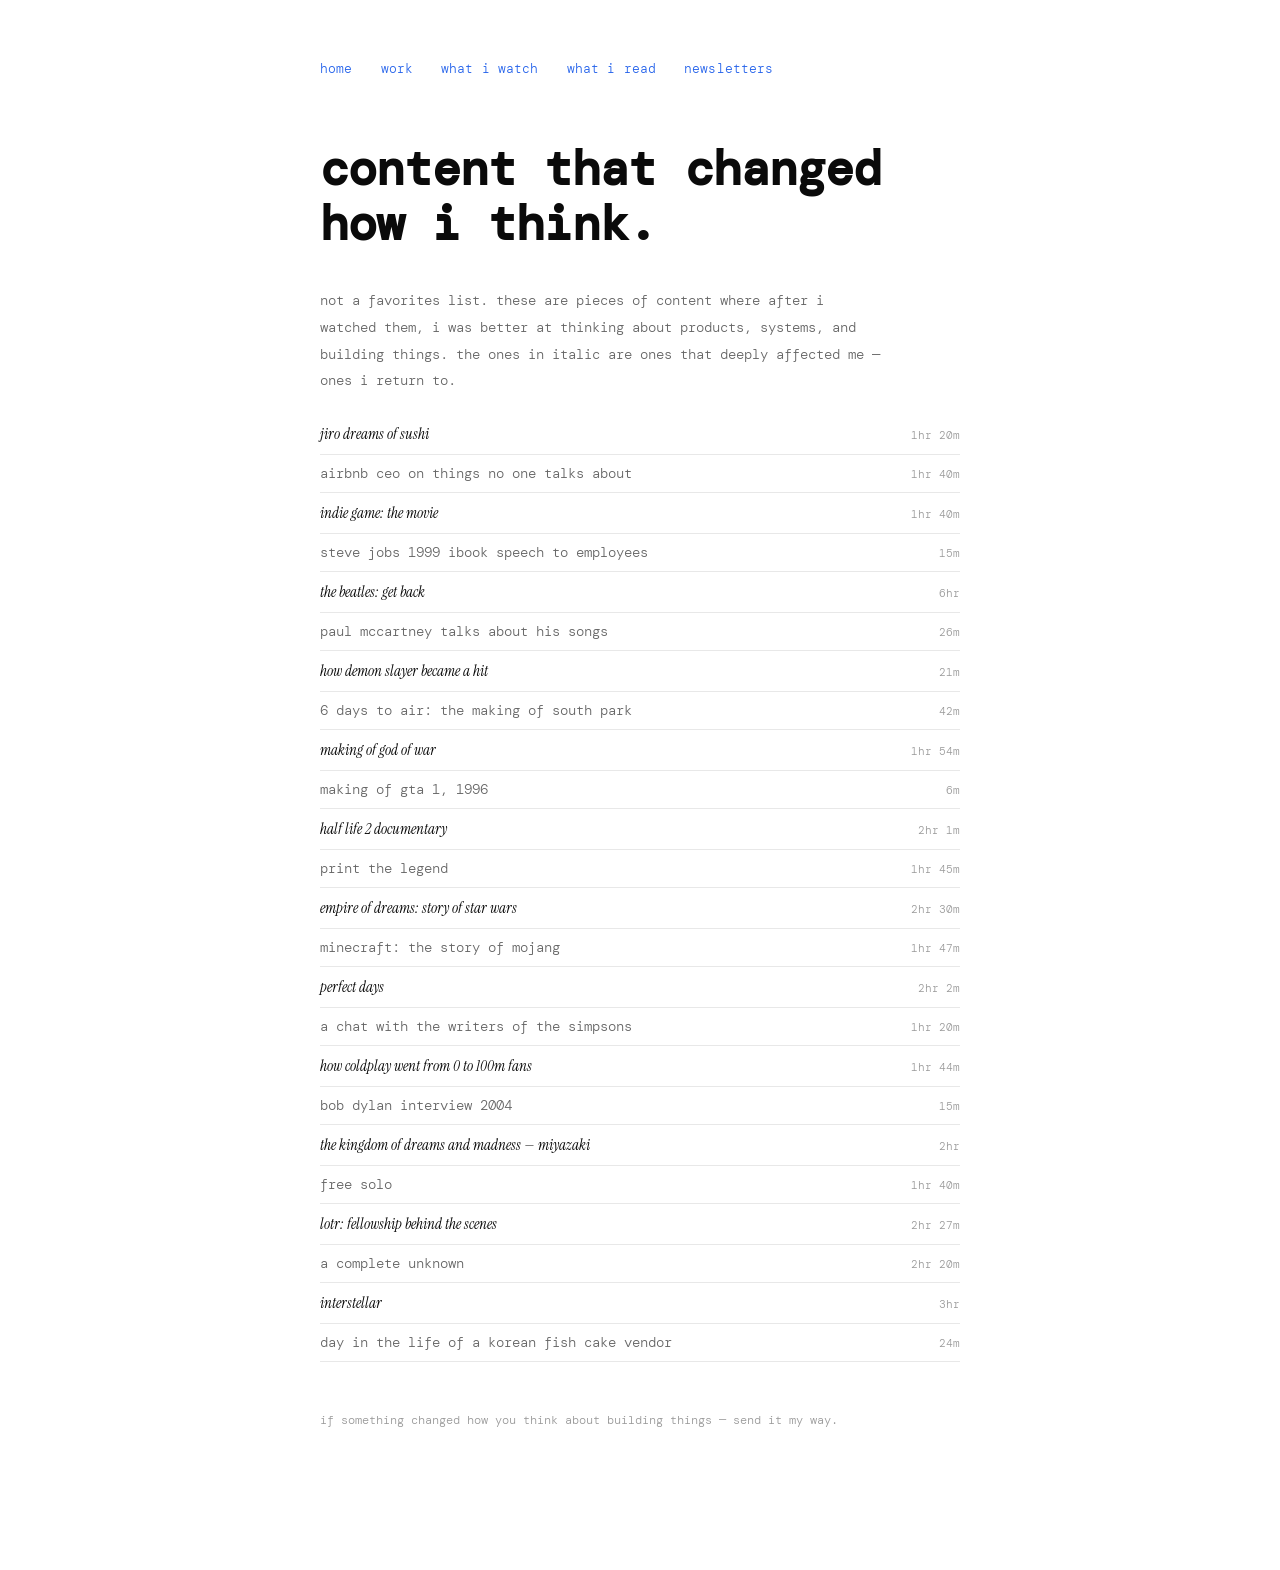
<file: watch.html>
<!DOCTYPE html>
<html lang="en">
<head>
  <meta charset="utf-8">
  <meta name="viewport" content="width=device-width, initial-scale=1.0">
  <title>your name</title>
  <link rel="icon" href="favicon-32.png" type="image/png">
  <link rel="stylesheet" href="style.css">
</head>
<body>
  <div class="container">

    <nav>
      <a href="index.html">home</a>
      <a href="work.html">work</a>
      <a href="watch.html" class="active">what i watch</a>
      <a href="read.html">what i read</a>
      <a href="newsletters.html">newsletters</a>
    </nav>

    <h1>content that changed how i think.</h1>

    <p>not a favorites list. these are pieces of content where after i watched them, i was better at thinking about products, systems, and building things. the ones in italic are ones that deeply affected me — ones i return to.</p>

    <div class="content-item highlight">
      <a href="https://en.wikipedia.org/wiki/Jiro_Dreams_of_Sushi" target="_blank">jiro dreams of sushi</a>
      <span class="content-time">1hr 20m</span>
    </div>

    <div class="content-item">
      <a href="https://www.youtube.com/watch?v=g5GaBnavBrY" target="_blank">airbnb ceo on things no one talks about</a>
      <span class="content-time">1hr 40m</span>
    </div>

    <div class="content-item highlight">
      <a href="https://en.wikipedia.org/wiki/Indie_Game:_The_Movie" target="_blank">indie game: the movie</a>
      <span class="content-time">1hr 40m</span>
    </div>

    <div class="content-item">
      <a href="https://www.youtube.com/watch?v=EoM2Y2KO6kU" target="_blank">steve jobs 1999 ibook speech to employees</a>
      <span class="content-time">15m</span>
    </div>

    <div class="content-item highlight">
      <a href="https://en.wikipedia.org/wiki/The_Beatles:_Get_Back" target="_blank">the beatles: get back</a>
      <span class="content-time">6hr</span>
    </div>

    <div class="content-item">
      <a href="https://www.youtube.com/watch?v=u97_inloBmY" target="_blank">paul mccartney talks about his songs</a>
      <span class="content-time">26m</span>
    </div>

    <div class="content-item highlight">
      <a href="https://www.youtube.com/watch?v=1_8EJnhVKJA" target="_blank">how demon slayer became a hit</a>
      <span class="content-time">21m</span>
    </div>

    <div class="content-item">
      <a href="https://en.wikipedia.org/wiki/6_Days_to_Air" target="_blank">6 days to air: the making of south park</a>
      <span class="content-time">42m</span>
    </div>

    <div class="content-item highlight">
      <a href="https://www.youtube.com/watch?v=lJZWKBDXXFY" target="_blank">making of god of war</a>
      <span class="content-time">1hr 54m</span>
    </div>

    <div class="content-item">
      <a href="https://www.youtube.com/watch?v=7vWSi44ZTSw" target="_blank">making of gta 1, 1996</a>
      <span class="content-time">6m</span>
    </div>

    <div class="content-item highlight">
      <a href="https://www.youtube.com/watch?v=YCjNT9qGjh4" target="_blank">half life 2 documentary</a>
      <span class="content-time">2hr 1m</span>
    </div>

    <div class="content-item">
      <a href="https://www.imdb.com/title/tt3557464/" target="_blank">print the legend</a>
      <span class="content-time">1hr 45m</span>
    </div>

    <div class="content-item highlight">
      <a href="https://www.youtube.com/watch?v=vB1DA5jZdIQ" target="_blank">empire of dreams: story of star wars</a>
      <span class="content-time">2hr 30m</span>
    </div>

    <div class="content-item">
      <a href="https://www.youtube.com/watch?v=ggCIGOQloY4" target="_blank">minecraft: the story of mojang</a>
      <span class="content-time">1hr 47m</span>
    </div>

    <div class="content-item highlight">
      <a href="https://en.wikipedia.org/wiki/Perfect_Days" target="_blank">perfect days</a>
      <span class="content-time">2hr 2m</span>
    </div>

    <div class="content-item">
      <a href="https://www.youtube.com/watch?v=DtJ28qOEG1g" target="_blank">a chat with the writers of the simpsons</a>
      <span class="content-time">1hr 20m</span>
    </div>

    <div class="content-item highlight">
      <a href="#" target="_blank">how coldplay went from 0 to 100m fans</a>
      <span class="content-time">1hr 44m</span>
    </div>

    <div class="content-item">
      <a href="https://www.youtube.com/watch?v=hOas0d-fFK8" target="_blank">bob dylan interview 2004</a>
      <span class="content-time">15m</span>
    </div>

    <div class="content-item highlight">
      <a href="https://en.wikipedia.org/wiki/The_Kingdom_of_Dreams_and_Madness" target="_blank">the kingdom of dreams and madness — miyazaki</a>
      <span class="content-time">2hr</span>
    </div>

    <div class="content-item">
      <a href="https://en.wikipedia.org/wiki/Free_Solo" target="_blank">free solo</a>
      <span class="content-time">1hr 40m</span>
    </div>

    <div class="content-item highlight">
      <a href="https://www.youtube.com/watch?v=Gti51b46QD0" target="_blank">lotr: fellowship behind the scenes</a>
      <span class="content-time">2hr 27m</span>
    </div>

    <div class="content-item">
      <a href="https://en.wikipedia.org/wiki/A_Complete_Unknown" target="_blank">a complete unknown</a>
      <span class="content-time">2hr 20m</span>
    </div>

    <div class="content-item highlight">
      <a href="https://en.wikipedia.org/wiki/Interstellar_(film)" target="_blank">interstellar</a>
      <span class="content-time">3hr</span>
    </div>

    <div class="content-item">
      <a href="https://www.youtube.com/watch?v=8ygECjUfc5g" target="_blank">day in the life of a korean fish cake vendor</a>
      <span class="content-time">24m</span>
    </div>

    <p class="ps">if something changed how you think about building things — send it my way.</p>

  </div>
</body>
</html>
</file>
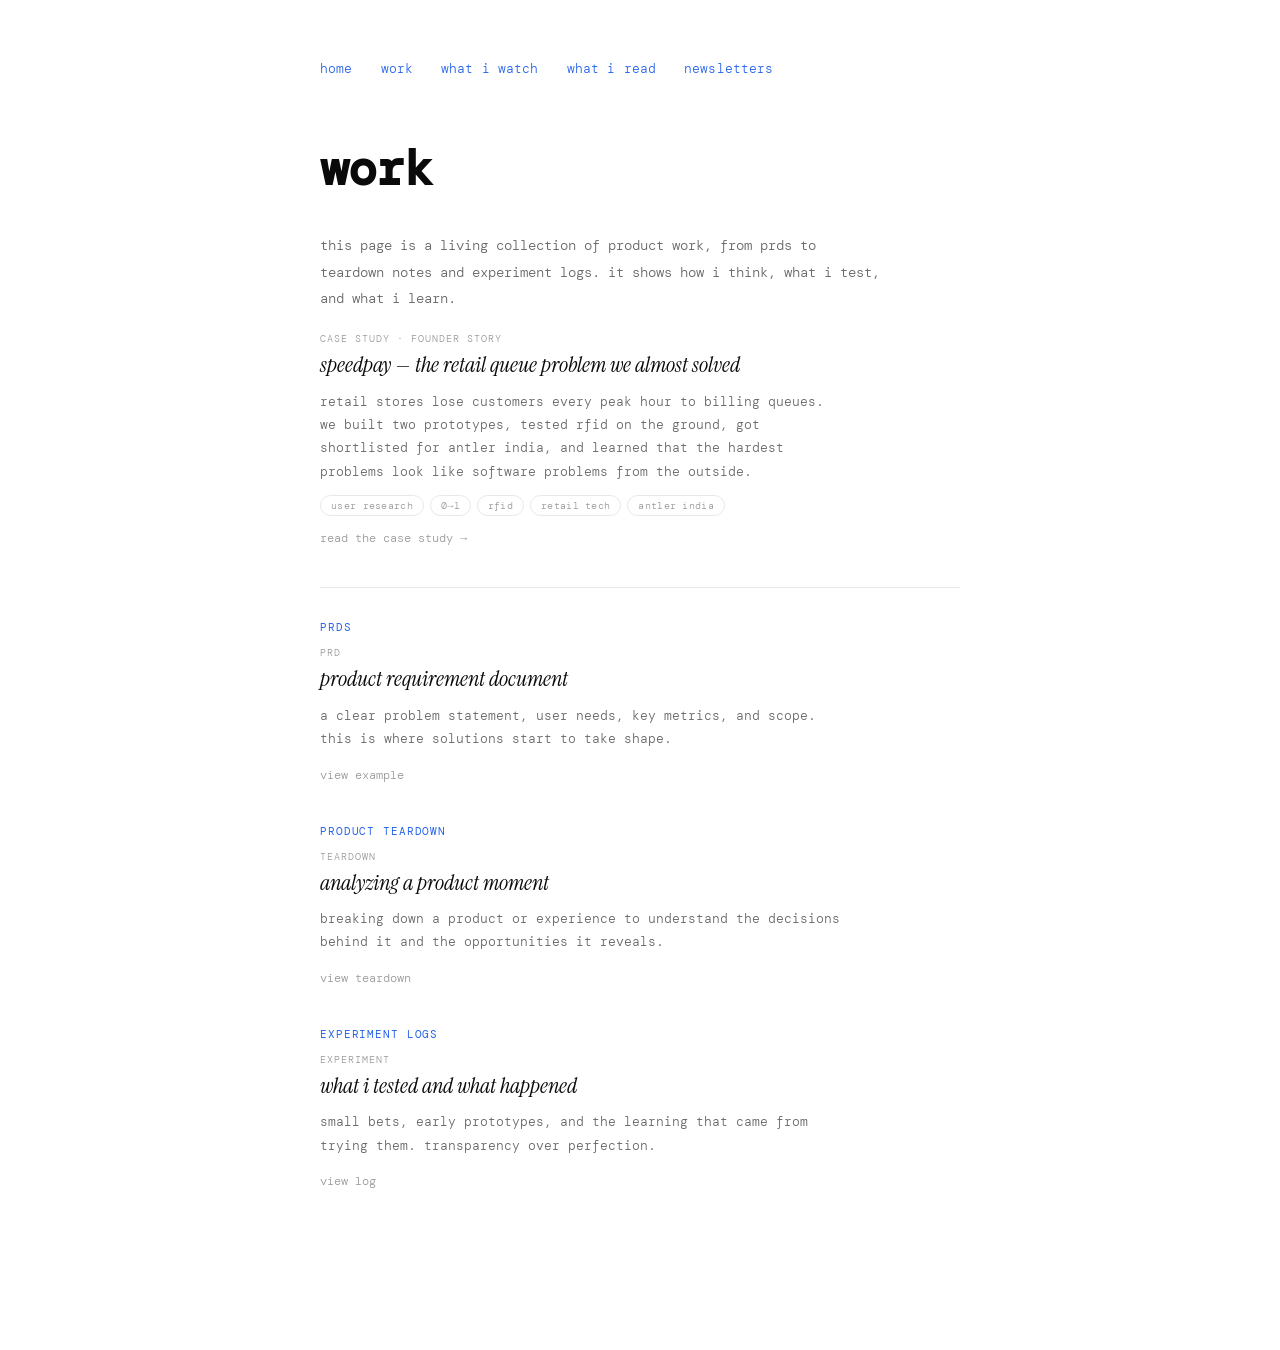
<file: work.html>
<!DOCTYPE html>
<html lang="en">
<head>
  <meta charset="utf-8">
  <meta name="viewport" content="width=device-width, initial-scale=1.0">
  <title>your name</title>
  <link rel="icon" href="favicon-32.png" type="image/png">
  <link rel="stylesheet" href="style.css">
</head>
<body>
  <div class="container">
    <nav>
      <a href="index.html">home</a>
      <a href="work.html" class="active">work</a>
      <a href="watch.html">what i watch</a>
      <a href="read.html">what i read</a>
      <a href="newsletters.html">newsletters</a>
    </nav>

    <h1>work</h1>

    <p>this page is a living collection of product work, from prds to teardown notes and experiment logs. it shows how i think, what i test, and what i learn.</p>

    <div class="work-item">
      <div class="label">case study · founder story</div>
      <div class="work-title">speedpay — the retail queue problem we almost solved</div>
      <p class="work-desc">retail stores lose customers every peak hour to billing queues. we built two prototypes, tested rfid on the ground, got shortlisted for antler india, and learned that the hardest problems look like software problems from the outside.</p>
      <div class="tags">
        <span class="tag">user research</span>
        <span class="tag">0→1</span>
        <span class="tag">rfid</span>
        <span class="tag">retail tech</span>
        <span class="tag">antler india</span>
      </div>
      <a href="casestudy-speedpay.html" class="work-link">read the case study →</a>
    </div>

    <hr>

    <h2>prds</h2>
    <div class="work-item">
      <div class="label">prd</div>
      <div class="work-title">product requirement document</div>
      <div class="work-desc">a clear problem statement, user needs, key metrics, and scope. this is where solutions start to take shape.</div>
      <a class="work-link" href="prd-solo.html">view example</a>
    </div>

    <h2>product teardown</h2>
    <div class="work-item">
      <div class="label">teardown</div>
      <div class="work-title">analyzing a product moment</div>
      <div class="work-desc">breaking down a product or experience to understand the decisions behind it and the opportunities it reveals.</div>
      <a class="work-link" href="index.html">view teardown</a>
    </div>

    <h2>experiment logs</h2>
    <div class="work-item">
      <div class="label">experiment</div>
      <div class="work-title">what i tested and what happened</div>
      <div class="work-desc">small bets, early prototypes, and the learning that came from trying them. transparency over perfection.</div>
      <a class="work-link" href="index.html">view log</a>
    </div>

  </div>
</body>
</html>
</file>
<file: style.css>
@import url('https://fonts.googleapis.com/css2?family=Instrument+Serif:ital@0;1&family=DM+Mono:ital,wght@0,300;0,400;1,300&display=swap');

:root {
  --font-serif: 'Instrument Serif', serif;
  --font-mono: 'DM Mono', monospace;
  --color-black: #0a0a0a;
  --color-muted: #666666;
  --color-faint: #999999;
  --color-primary: #2563eb;
  --color-border: #e8e8e8;
  --color-bg: #ffffff;
  --max-width: 640px;
}

/* GLOBAL RESET */
* { margin: 0; padding: 0; box-sizing: border-box; }
html { font-size: 16px; }
body {
  font-family: var(--font-mono);
  font-weight: 300;
  background: var(--color-bg);
  color: var(--color-black);
  padding: 60px 24px 120px;
  -webkit-font-smoothing: antialiased;
}

/* CONTAINER */
.container {
  max-width: var(--max-width);
  margin: 0 auto;
}

/* NAV */
nav {
  display: flex;
  gap: 28px;
  margin-bottom: 64px;
  flex-wrap: wrap;
}
nav a {
  font-family: var(--font-mono);
  font-weight: 300;
  font-size: 13px;
  color: var(--color-primary);
  text-decoration: none;
  letter-spacing: 0.01em;
  transition: color 0.15s ease;
}
nav a:hover { color: var(--color-black); }
nav a.active { color: var(--color-primary); }

/* HEADINGS */
h1 {
  font-family: var(--font-mono);
  font-style: normal;
  font-weight: 700;
  font-size: 48px;
  line-height: 1.15;
  color: var(--color-black);
  margin-bottom: 36px;
  letter-spacing: -0.02em;
}
h2 {
  font-family: var(--font-mono);
  font-weight: 400;
  font-size: 11px;
  letter-spacing: 0.08em;
  text-transform: uppercase;
  color: var(--color-primary);
  margin-bottom: 12px;
}

/* BODY TEXT */
p {
  font-family: var(--font-mono);
  font-weight: 300;
  font-size: 14px;
  line-height: 1.9;
  color: var(--color-muted);
  margin-bottom: 20px;
  max-width: 560px;
}
a {
  color: var(--color-black);
  text-decoration: underline;
  text-underline-offset: 3px;
}

/* DIVIDER */
hr {
  border: none;
  border-top: 0.5px solid var(--color-border);
  margin: 32px 0;
}

/* SECTION LABEL */
.label {
  font-family: var(--font-mono);
  font-weight: 300;
  font-size: 10px;
  letter-spacing: 0.1em;
  text-transform: uppercase;
  color: var(--color-faint);
  margin-bottom: 6px;
}

/* WORK ITEM */
.work-item {
  margin-bottom: 40px;
}
.work-title {
  font-family: var(--font-serif);
  font-style: italic;
  font-weight: 400;
  font-size: 22px;
  color: var(--color-black);
  margin-bottom: 10px;
  line-height: 1.3;
}
.work-desc {
  font-family: var(--font-mono);
  font-weight: 300;
  font-size: 13px;
  line-height: 1.8;
  color: var(--color-muted);
  margin-bottom: 12px;
  max-width: 520px;
}
.work-link {
  font-size: 12px;
  color: var(--color-faint);
  text-decoration: none;
  transition: color 0.15s;
}
.work-link:hover { color: var(--color-black); }

/* TAGS */
.tags { display: flex; flex-wrap: wrap; gap: 6px; margin-bottom: 10px; }
.tag {
  font-family: var(--font-mono);
  font-size: 10px;
  font-weight: 300;
  color: var(--color-faint);
  border: 0.5px solid var(--color-border);
  border-radius: 100px;
  padding: 3px 10px;
  letter-spacing: 0.03em;
}

/* CONTENT LIST ITEM */
.content-item {
  display: flex;
  justify-content: space-between;
  align-items: baseline;
  padding: 10px 0;
  border-bottom: 0.5px solid var(--color-border);
  gap: 16px;
}
.content-item a {
  font-family: var(--font-mono);
  font-weight: 300;
  font-size: 13.5px;
  color: var(--color-muted);
  text-decoration: none;
  flex: 1;
  transition: color 0.15s;
}
.content-item a:hover { color: var(--color-black); }
.content-item.highlight a {
  font-family: var(--font-serif);
  font-style: italic;
  font-size: 15px;
  color: var(--color-black);
}
.content-time {
  font-size: 11px;
  color: var(--color-faint);
  white-space: nowrap;
  font-family: var(--font-mono);
  font-weight: 300;
}

/* BOOK GRID */
.book-grid {
  display: grid;
  grid-template-columns: repeat(4, 1fr);
  gap: 28px 20px;
  margin-top: 32px;
}
.book-item { display: flex; flex-direction: column; gap: 8px; }
.book-item img {
  width: 100%;
  aspect-ratio: 2/3;
  object-fit: cover;
  display: block;
  background: #f5f5f5;
}
.book-title {
  font-family: var(--font-mono);
  font-size: 12px;
  font-weight: 400;
  color: var(--color-black);
  line-height: 1.4;
}
.book-author {
  font-family: var(--font-mono);
  font-size: 11px;
  font-weight: 300;
  color: var(--color-faint);
}

/* CURRENTLY READING */
.current-book {
  display: flex;
  gap: 24px;
  align-items: flex-start;
  margin-bottom: 48px;
  padding-bottom: 40px;
  border-bottom: 0.5px solid var(--color-border);
}
.current-book img {
  width: 80px;
  flex-shrink: 0;
  aspect-ratio: 2/3;
  object-fit: cover;
  background: #f5f5f5;
}
.current-book-info { display: flex; flex-direction: column; gap: 6px; justify-content: center; }
.current-book-title {
  font-family: var(--font-serif);
  font-style: italic;
  font-size: 20px;
  color: var(--color-black);
}
.current-book-author {
  font-size: 13px;
  color: var(--color-muted);
  font-family: var(--font-mono);
  font-weight: 300;
}
.current-book-status {
  font-size: 11px;
  color: var(--color-faint);
  font-family: var(--font-mono);
  font-weight: 300;
  font-style: italic;
}

/* NEWSLETTER ITEM */
.newsletter-item {
  display: grid;
  grid-template-columns: 1fr auto;
  gap: 4px 16px;
  padding: 18px 0;
  border-bottom: 0.5px solid var(--color-border);
  align-items: start;
}
.newsletter-name {
  font-family: var(--font-mono);
  font-weight: 400;
  font-size: 14px;
  color: var(--color-black);
  text-decoration: none;
  grid-column: 1;
}
.newsletter-name:hover { text-decoration: underline; text-underline-offset: 3px; }
.newsletter-by {
  font-size: 12px;
  color: var(--color-faint);
  font-family: var(--font-mono);
  font-weight: 300;
  grid-column: 1;
}
.newsletter-desc {
  font-size: 12.5px;
  color: var(--color-muted);
  font-family: var(--font-mono);
  font-weight: 300;
  line-height: 1.7;
  grid-column: 1;
  max-width: 480px;
  margin-top: 4px;
}
.newsletter-freq {
  font-size: 11px;
  color: var(--color-faint);
  font-family: var(--font-mono);
  font-weight: 300;
  grid-row: 1;
  grid-column: 2;
  white-space: nowrap;
}

/* PS LINE */
.ps {
  font-family: var(--font-mono);
  font-weight: 300;
  font-size: 12px;
  color: var(--color-faint);
  margin-top: 48px;
  line-height: 1.7;
}

/* MOBILE RESPONSIVE */
@media (max-width: 600px) {
  body { padding: 40px 20px 80px; }
  h1 { font-size: 34px; }
  nav { gap: 20px; margin-bottom: 48px; }
  .book-grid { grid-template-columns: repeat(2, 1fr); gap: 20px 14px; }
  .current-book { flex-direction: column; }
  .newsletter-item { grid-template-columns: 1fr; }
  .newsletter-freq { grid-row: auto; grid-column: 1; margin-top: 4px; }
}
</file>
